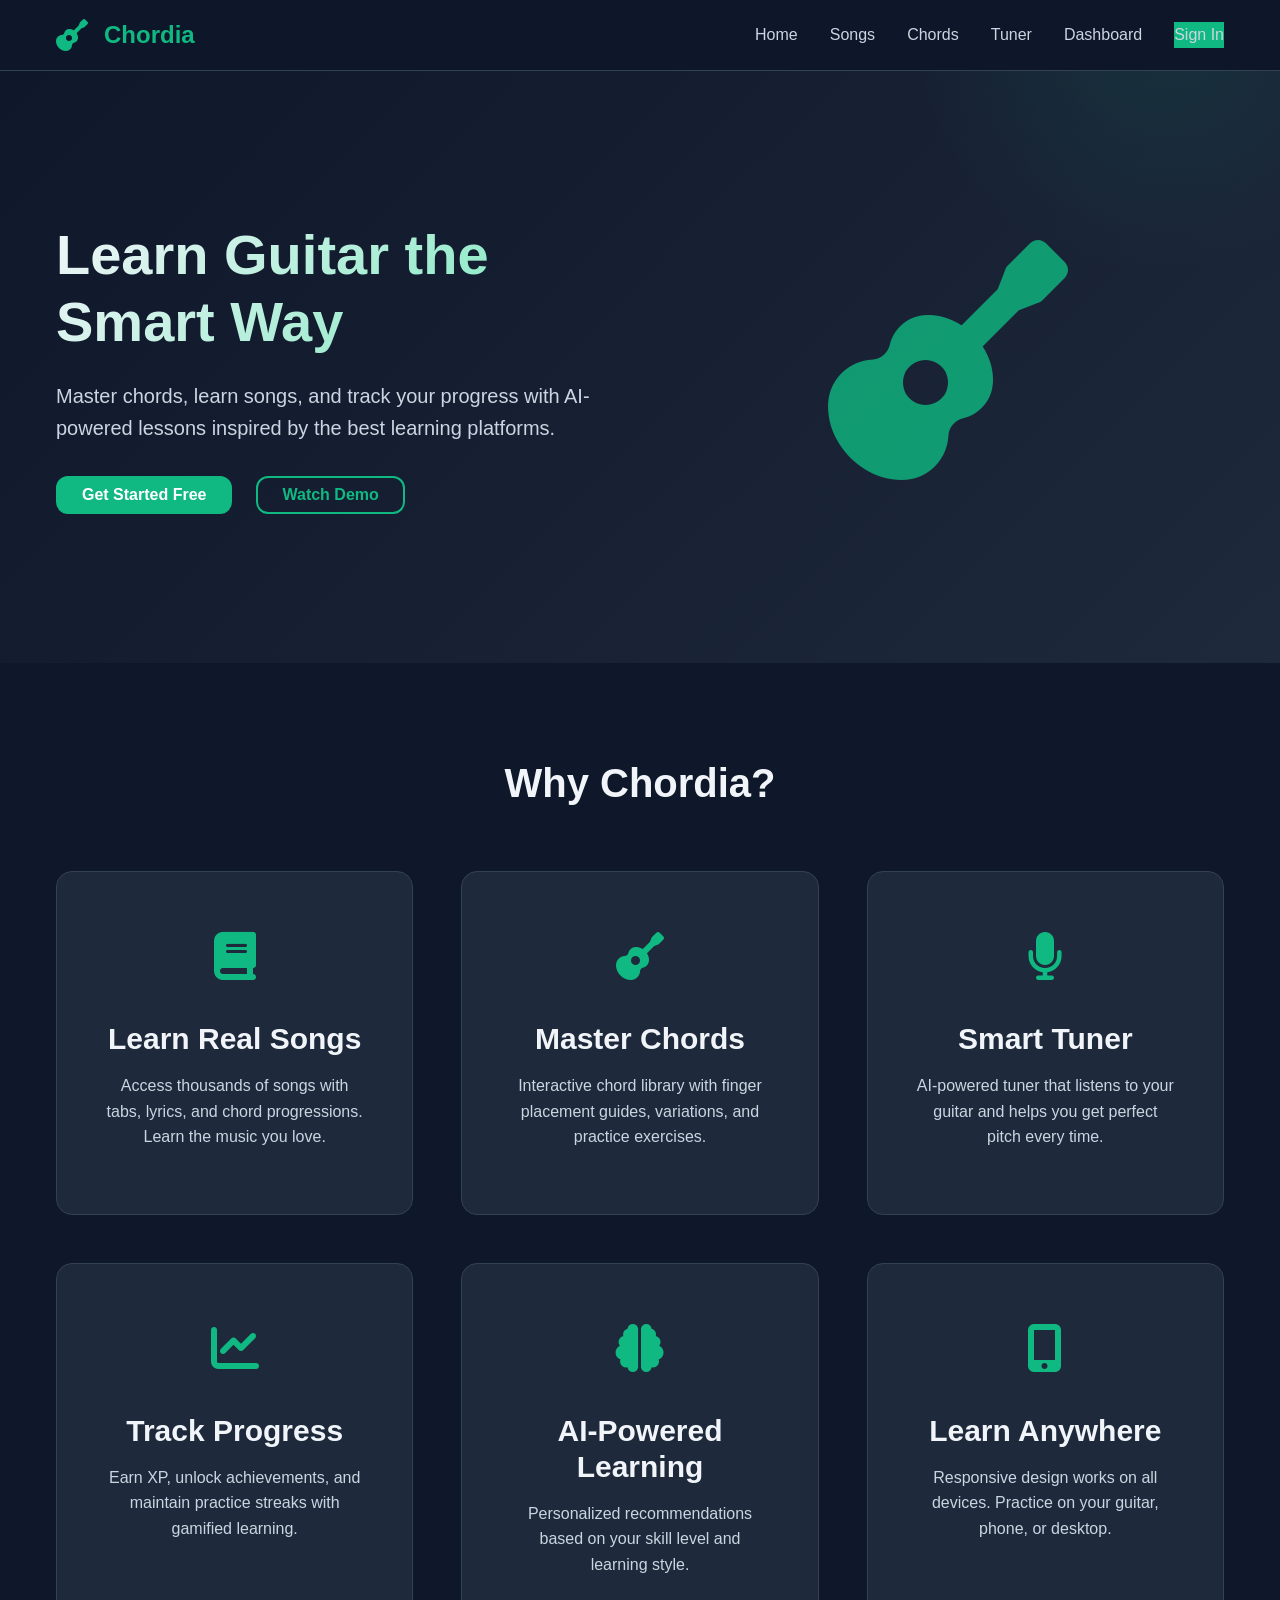
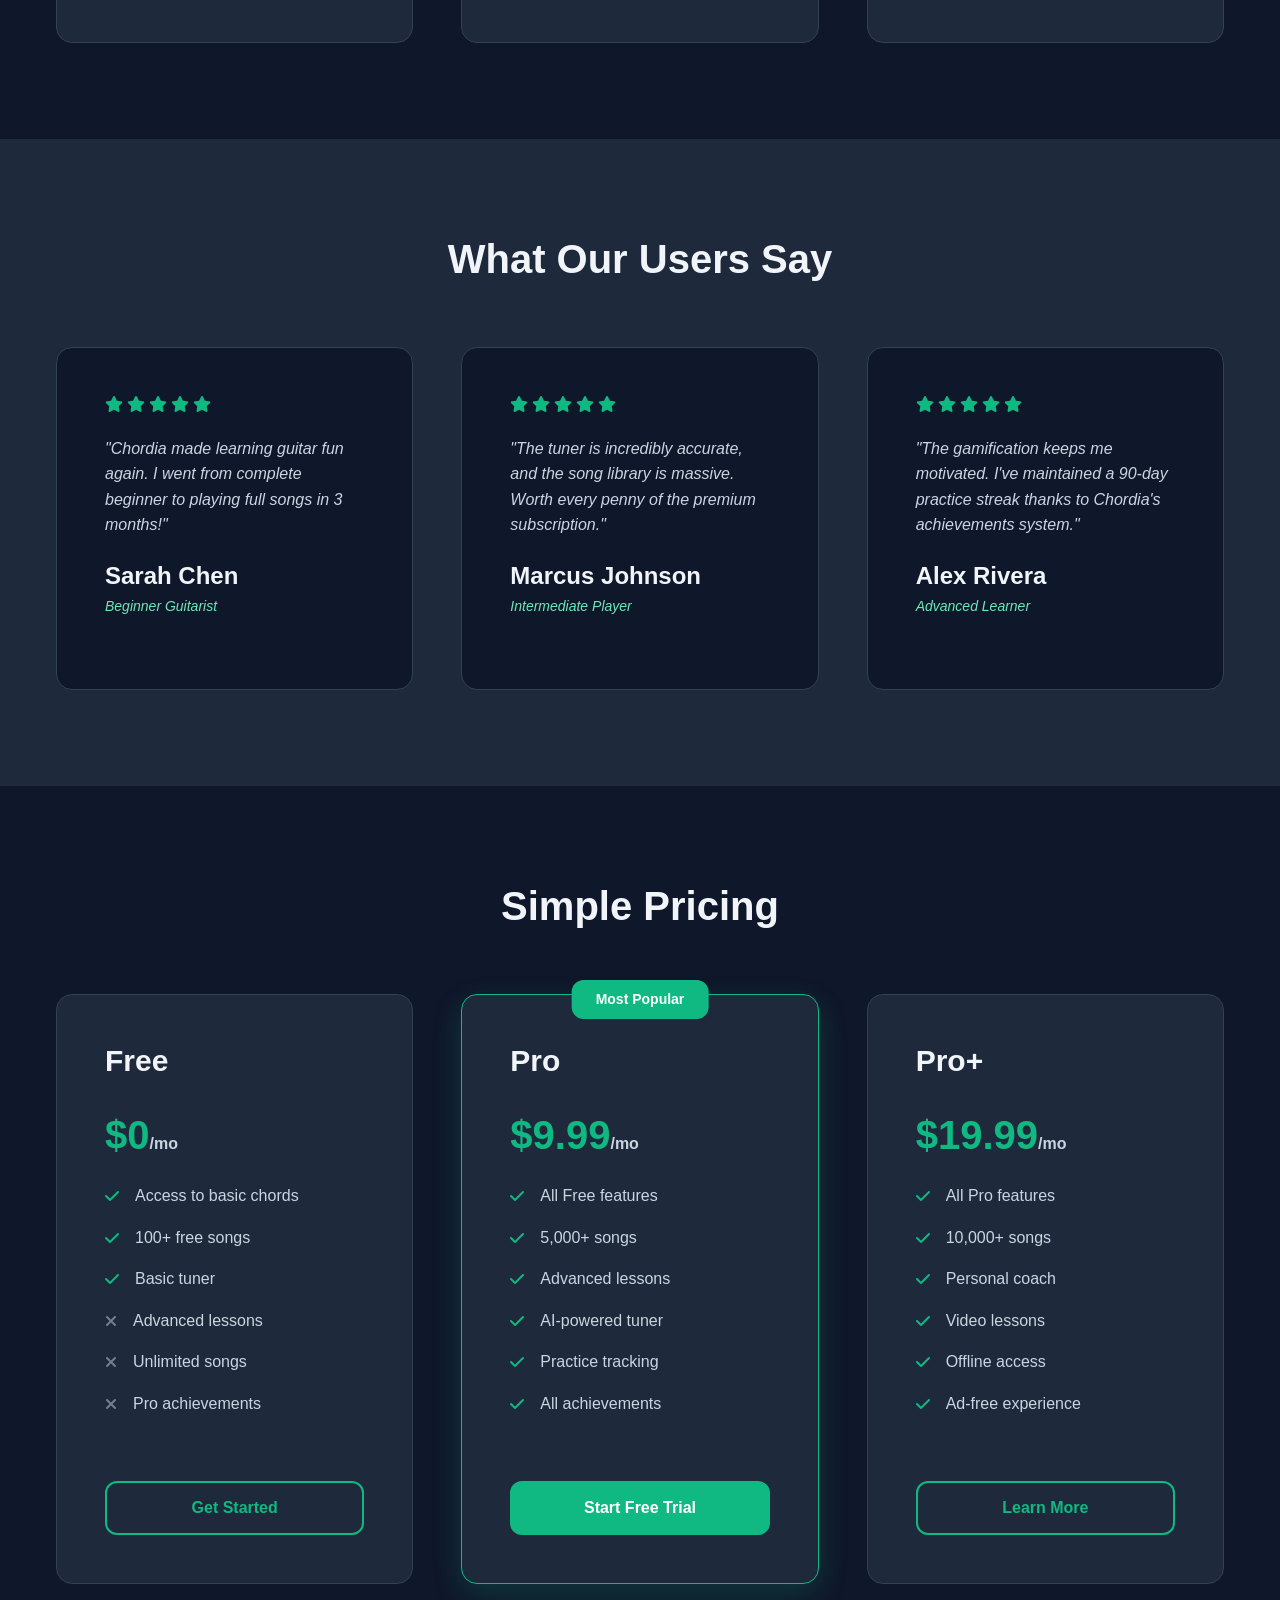
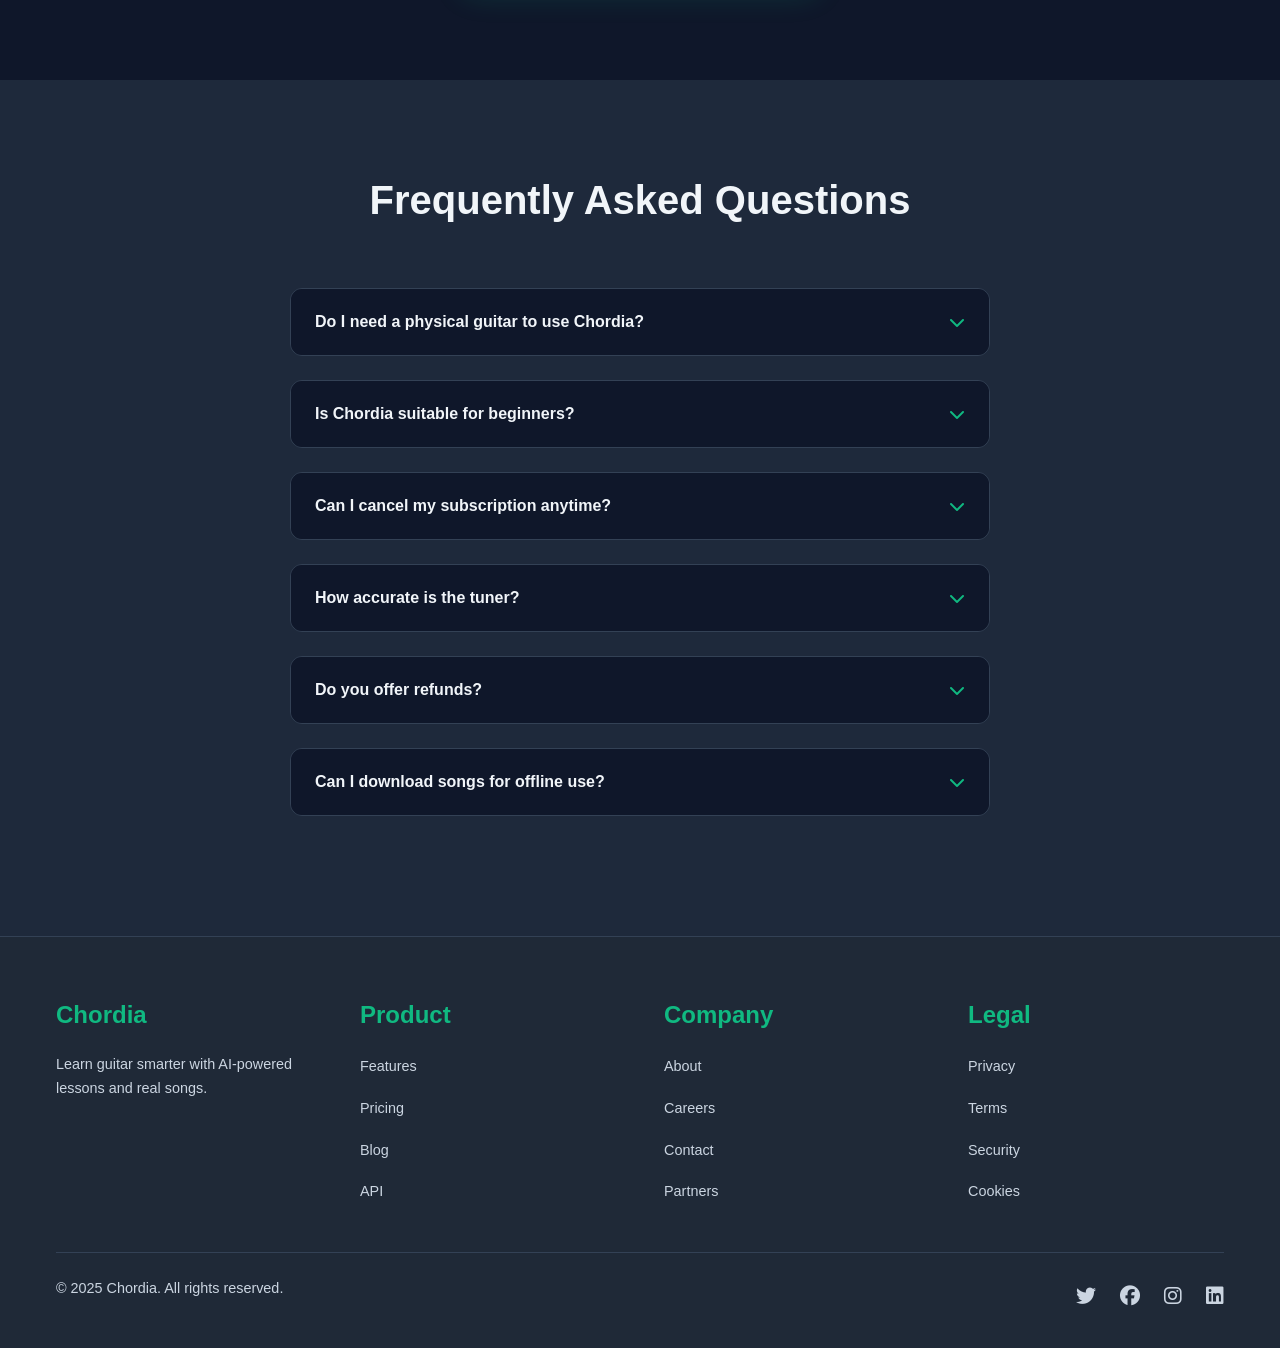
<file: index.html>
<!DOCTYPE html>
<html lang="en">
<head>
    <meta charset="UTF-8">
    <meta name="viewport" content="width=device-width, initial-scale=1.0">
    <title>Chordia - Learn Guitar Smarter</title>
    <link rel="stylesheet" href="styles/main.css">
    <link rel="stylesheet" href="styles/home.css">
    <link href="https://cdnjs.cloudflare.com/ajax/libs/font-awesome/6.4.0/css/all.min.css" rel="stylesheet">
</head>
<body>
    <!-- Navigation -->
    <nav class="navbar">
        <div class="container">
            <div class="nav-brand">
                <i class="fas fa-guitar"></i>
                <span>Chordia</span>
            </div>
            <div class="nav-menu">
                <a href="#home" class="nav-link">Home</a>
                <a href="pages/songs.html" class="nav-link">Songs</a>
                <a href="pages/chords.html" class="nav-link">Chords</a>
                <a href="pages/tuner.html" class="nav-link">Tuner</a>
                <a href="pages/dashboard.html" class="nav-link">Dashboard</a>
                <a href="pages/login.html" class="nav-link btn-primary">Sign In</a>
            </div>
            <div class="nav-toggle">
                <span></span>
                <span></span>
                <span></span>
            </div>
        </div>
    </nav>

    <!-- Hero Section -->
    <section class="hero" id="home">
        <div class="container">
            <div class="hero-content">
                <h1>Learn Guitar the Smart Way</h1>
                <p>Master chords, learn songs, and track your progress with AI-powered lessons inspired by the best learning platforms.</p>
                <div class="hero-buttons">
                    <button class="btn btn-primary" onclick="window.location.href='pages/login.html'">Get Started Free</button>
                    <button class="btn btn-secondary">Watch Demo</button>
                </div>
            </div>
            <div class="hero-image">
                <div class="hero-graphic">
                    <div class="guitar-silhouette">
                        <i class="fas fa-guitar"></i>
                    </div>
                </div>
            </div>
        </div>
    </section>

    <!-- Features Section -->
    <section class="features">
        <div class="container">
            <h2>Why Chordia?</h2>
            <div class="features-grid">
                <div class="feature-card">
                    <div class="feature-icon">
                        <i class="fas fa-book"></i>
                    </div>
                    <h3>Learn Real Songs</h3>
                    <p>Access thousands of songs with tabs, lyrics, and chord progressions. Learn the music you love.</p>
                </div>
                <div class="feature-card">
                    <div class="feature-icon">
                        <i class="fas fa-guitar"></i>
                    </div>
                    <h3>Master Chords</h3>
                    <p>Interactive chord library with finger placement guides, variations, and practice exercises.</p>
                </div>
                <div class="feature-card">
                    <div class="feature-icon">
                        <i class="fas fa-microphone"></i>
                    </div>
                    <h3>Smart Tuner</h3>
                    <p>AI-powered tuner that listens to your guitar and helps you get perfect pitch every time.</p>
                </div>
                <div class="feature-card">
                    <div class="feature-icon">
                        <i class="fas fa-chart-line"></i>
                    </div>
                    <h3>Track Progress</h3>
                    <p>Earn XP, unlock achievements, and maintain practice streaks with gamified learning.</p>
                </div>
                <div class="feature-card">
                    <div class="feature-icon">
                        <i class="fas fa-brain"></i>
                    </div>
                    <h3>AI-Powered Learning</h3>
                    <p>Personalized recommendations based on your skill level and learning style.</p>
                </div>
                <div class="feature-card">
                    <div class="feature-icon">
                        <i class="fas fa-mobile-alt"></i>
                    </div>
                    <h3>Learn Anywhere</h3>
                    <p>Responsive design works on all devices. Practice on your guitar, phone, or desktop.</p>
                </div>
            </div>
        </div>
    </section>

    <!-- Testimonials Section -->
    <section class="testimonials">
        <div class="container">
            <h2>What Our Users Say</h2>
            <div class="testimonials-grid">
                <div class="testimonial-card">
                    <div class="stars">
                        <i class="fas fa-star"></i>
                        <i class="fas fa-star"></i>
                        <i class="fas fa-star"></i>
                        <i class="fas fa-star"></i>
                        <i class="fas fa-star"></i>
                    </div>
                    <p>"Chordia made learning guitar fun again. I went from complete beginner to playing full songs in 3 months!"</p>
                    <div class="testimonial-author">
                        <h4>Sarah Chen</h4>
                        <p>Beginner Guitarist</p>
                    </div>
                </div>
                <div class="testimonial-card">
                    <div class="stars">
                        <i class="fas fa-star"></i>
                        <i class="fas fa-star"></i>
                        <i class="fas fa-star"></i>
                        <i class="fas fa-star"></i>
                        <i class="fas fa-star"></i>
                    </div>
                    <p>"The tuner is incredibly accurate, and the song library is massive. Worth every penny of the premium subscription."</p>
                    <div class="testimonial-author">
                        <h4>Marcus Johnson</h4>
                        <p>Intermediate Player</p>
                    </div>
                </div>
                <div class="testimonial-card">
                    <div class="stars">
                        <i class="fas fa-star"></i>
                        <i class="fas fa-star"></i>
                        <i class="fas fa-star"></i>
                        <i class="fas fa-star"></i>
                        <i class="fas fa-star"></i>
                    </div>
                    <p>"The gamification keeps me motivated. I've maintained a 90-day practice streak thanks to Chordia's achievements system."</p>
                    <div class="testimonial-author">
                        <h4>Alex Rivera</h4>
                        <p>Advanced Learner</p>
                    </div>
                </div>
            </div>
        </div>
    </section>

    <!-- Pricing Section -->
    <section class="pricing">
        <div class="container">
            <h2>Simple Pricing</h2>
            <div class="pricing-grid">
                <div class="pricing-card">
                    <h3>Free</h3>
                    <div class="price">$0<span>/mo</span></div>
                    <ul class="pricing-features">
                        <li><i class="fas fa-check"></i> Access to basic chords</li>
                        <li><i class="fas fa-check"></i> 100+ free songs</li>
                        <li><i class="fas fa-check"></i> Basic tuner</li>
                        <li><i class="fas fa-times"></i> Advanced lessons</li>
                        <li><i class="fas fa-times"></i> Unlimited songs</li>
                        <li><i class="fas fa-times"></i> Pro achievements</li>
                    </ul>
                    <button class="btn btn-secondary">Get Started</button>
                </div>
                <div class="pricing-card featured">
                    <div class="badge">Most Popular</div>
                    <h3>Pro</h3>
                    <div class="price">$9.99<span>/mo</span></div>
                    <ul class="pricing-features">
                        <li><i class="fas fa-check"></i> All Free features</li>
                        <li><i class="fas fa-check"></i> 5,000+ songs</li>
                        <li><i class="fas fa-check"></i> Advanced lessons</li>
                        <li><i class="fas fa-check"></i> AI-powered tuner</li>
                        <li><i class="fas fa-check"></i> Practice tracking</li>
                        <li><i class="fas fa-check"></i> All achievements</li>
                    </ul>
                    <button class="btn btn-primary">Start Free Trial</button>
                </div>
                <div class="pricing-card">
                    <h3>Pro+</h3>
                    <div class="price">$19.99<span>/mo</span></div>
                    <ul class="pricing-features">
                        <li><i class="fas fa-check"></i> All Pro features</li>
                        <li><i class="fas fa-check"></i> 10,000+ songs</li>
                        <li><i class="fas fa-check"></i> Personal coach</li>
                        <li><i class="fas fa-check"></i> Video lessons</li>
                        <li><i class="fas fa-check"></i> Offline access</li>
                        <li><i class="fas fa-check"></i> Ad-free experience</li>
                    </ul>
                    <button class="btn btn-secondary">Learn More</button>
                </div>
            </div>
        </div>
    </section>

    <!-- FAQ Section -->
    <section class="faq">
        <div class="container">
            <h2>Frequently Asked Questions</h2>
            <div class="faq-container">
                <div class="faq-item">
                    <button class="faq-question">
                        <span>Do I need a physical guitar to use Chordia?</span>
                        <i class="fas fa-chevron-down"></i>
                    </button>
                    <div class="faq-answer">
                        <p>While a physical guitar is ideal for learning, you can start with our theoretical lessons and chord library. Most features work best with a real guitar for practicing.</p>
                    </div>
                </div>
                <div class="faq-item">
                    <button class="faq-question">
                        <span>Is Chordia suitable for beginners?</span>
                        <i class="fas fa-chevron-down"></i>
                    </button>
                    <div class="faq-answer">
                        <p>Absolutely! Chordia is designed for all levels, starting from complete beginners. We have guided tutorials and progressive lessons to help you build foundational skills.</p>
                    </div>
                </div>
                <div class="faq-item">
                    <button class="faq-question">
                        <span>Can I cancel my subscription anytime?</span>
                        <i class="fas fa-chevron-down"></i>
                    </button>
                    <div class="faq-answer">
                        <p>Yes, you can cancel your subscription at any time with no questions asked. No contracts or hidden fees.</p>
                    </div>
                </div>
                <div class="faq-item">
                    <button class="faq-question">
                        <span>How accurate is the tuner?</span>
                        <i class="fas fa-chevron-down"></i>
                    </button>
                    <div class="faq-answer">
                        <p>Our AI-powered tuner is accurate to within ±1 cent, which is professional-grade accuracy. It also supports multiple tuning systems beyond standard tuning.</p>
                    </div>
                </div>
                <div class="faq-item">
                    <button class="faq-question">
                        <span>Do you offer refunds?</span>
                        <i class="fas fa-chevron-down"></i>
                    </button>
                    <div class="faq-answer">
                        <p>We offer a 30-day money-back guarantee for Pro and Pro+ subscriptions if you're not satisfied with the service.</p>
                    </div>
                </div>
                <div class="faq-item">
                    <button class="faq-question">
                        <span>Can I download songs for offline use?</span>
                        <i class="fas fa-chevron-down"></i>
                    </button>
                    <div class="faq-answer">
                        <p>Offline access is available with Pro+ subscriptions. Download up to 500 songs and access them without an internet connection.</p>
                    </div>
                </div>
            </div>
        </div>
    </section>

    <!-- Footer -->
    <footer class="footer">
        <div class="container">
            <div class="footer-grid">
                <div class="footer-col">
                    <h4>Chordia</h4>
                    <p>Learn guitar smarter with AI-powered lessons and real songs.</p>
                </div>
                <div class="footer-col">
                    <h4>Product</h4>
                    <ul>
                        <li><a href="#features">Features</a></li>
                        <li><a href="#pricing">Pricing</a></li>
                        <li><a href="#">Blog</a></li>
                        <li><a href="#">API</a></li>
                    </ul>
                </div>
                <div class="footer-col">
                    <h4>Company</h4>
                    <ul>
                        <li><a href="#">About</a></li>
                        <li><a href="#">Careers</a></li>
                        <li><a href="#">Contact</a></li>
                        <li><a href="#">Partners</a></li>
                    </ul>
                </div>
                <div class="footer-col">
                    <h4>Legal</h4>
                    <ul>
                        <li><a href="#">Privacy</a></li>
                        <li><a href="#">Terms</a></li>
                        <li><a href="#">Security</a></li>
                        <li><a href="#">Cookies</a></li>
                    </ul>
                </div>
            </div>
            <div class="footer-bottom">
                <p>&copy; 2025 Chordia. All rights reserved.</p>
                <div class="social-links">
                    <a href="#"><i class="fab fa-twitter"></i></a>
                    <a href="#"><i class="fab fa-facebook"></i></a>
                    <a href="#"><i class="fab fa-instagram"></i></a>
                    <a href="#"><i class="fab fa-linkedin"></i></a>
                </div>
            </div>
        </div>
    </footer>

    <script src="js/main.js"></script>
    <script src="js/home.js"></script>
</body>
</html>
</file>
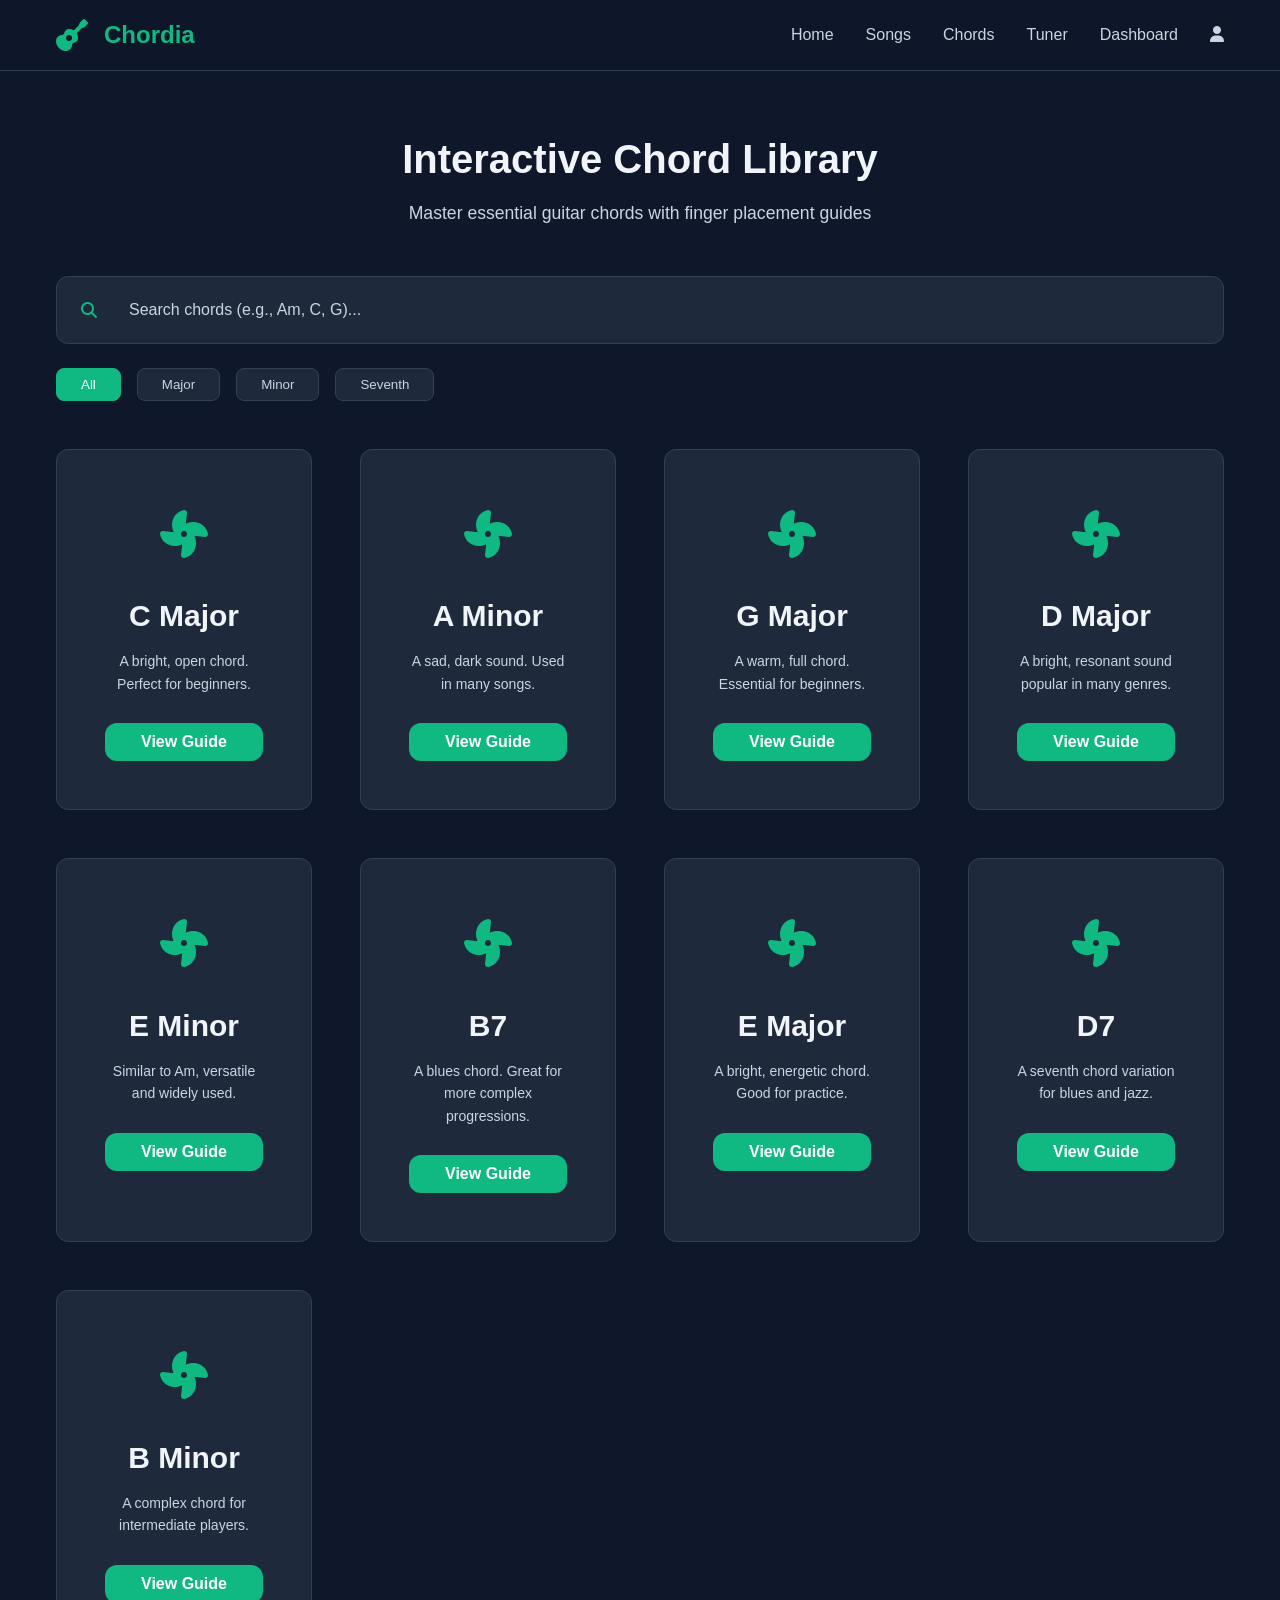
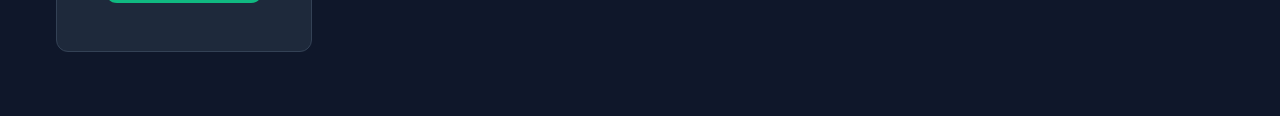
<file: pages/chords.html>
<!DOCTYPE html>
<html lang="en">
<head>
    <meta charset="UTF-8">
    <meta name="viewport" content="width=device-width, initial-scale=1.0">
    <title>Learn Chords - Chordia</title>
    <link rel="stylesheet" href="../styles/main.css">
    <link rel="stylesheet" href="../styles/content.css">
    <link href="https://cdnjs.cloudflare.com/ajax/libs/font-awesome/6.4.0/css/all.min.css" rel="stylesheet">
</head>
<body>
    <!-- Navigation -->
    <nav class="navbar">
        <div class="container">
            <div class="nav-brand">
                <i class="fas fa-guitar"></i>
                <span>Chordia</span>
            </div>
            <div class="nav-menu">
                <a href="../index.html" class="nav-link">Home</a>
                <a href="songs.html" class="nav-link">Songs</a>
                <a href="chords.html" class="nav-link active">Chords</a>
                <a href="tuner.html" class="nav-link">Tuner</a>
                <a href="dashboard.html" class="nav-link">Dashboard</a>
                <a href="profile.html" class="nav-link"><i class="fas fa-user"></i></a>
            </div>
        </div>
    </nav>

    <!-- Chords Section -->
    <section class="content-section">
        <div class="container">
            <div class="content-header">
                <h1>Interactive Chord Library</h1>
                <p>Master essential guitar chords with finger placement guides</p>
            </div>

            <!-- Search & Filter -->
            <div class="search-filter">
                <div class="search-box">
                    <i class="fas fa-search"></i>
                    <input type="text" id="searchChords" placeholder="Search chords (e.g., Am, C, G)...">
                </div>
                <div class="filter-buttons">
                    <button class="filter-btn active" data-filter="all">All</button>
                    <button class="filter-btn" data-filter="major">Major</button>
                    <button class="filter-btn" data-filter="minor">Minor</button>
                    <button class="filter-btn" data-filter="seventh">Seventh</button>
                </div>
            </div>

            <!-- Chords Grid -->
            <div class="content-grid">
                <!-- Chord Card 1 -->
                <div class="chord-card" data-type="major">
                    <div class="chord-diagram">
                        <i class="fas fa-fan"></i>
                    </div>
                    <h3>C Major</h3>
                    <p>A bright, open chord. Perfect for beginners.</p>
                    <button class="btn btn-primary" style="width: 100%; margin-top: 12px;">View Guide</button>
                </div>

                <!-- Chord Card 2 -->
                <div class="chord-card" data-type="minor">
                    <div class="chord-diagram">
                        <i class="fas fa-fan"></i>
                    </div>
                    <h3>A Minor</h3>
                    <p>A sad, dark sound. Used in many songs.</p>
                    <button class="btn btn-primary" style="width: 100%; margin-top: 12px;">View Guide</button>
                </div>

                <!-- Chord Card 3 -->
                <div class="chord-card" data-type="major">
                    <div class="chord-diagram">
                        <i class="fas fa-fan"></i>
                    </div>
                    <h3>G Major</h3>
                    <p>A warm, full chord. Essential for beginners.</p>
                    <button class="btn btn-primary" style="width: 100%; margin-top: 12px;">View Guide</button>
                </div>

                <!-- Chord Card 4 -->
                <div class="chord-card" data-type="major">
                    <div class="chord-diagram">
                        <i class="fas fa-fan"></i>
                    </div>
                    <h3>D Major</h3>
                    <p>A bright, resonant sound popular in many genres.</p>
                    <button class="btn btn-primary" style="width: 100%; margin-top: 12px;">View Guide</button>
                </div>

                <!-- Chord Card 5 -->
                <div class="chord-card" data-type="minor">
                    <div class="chord-diagram">
                        <i class="fas fa-fan"></i>
                    </div>
                    <h3>E Minor</h3>
                    <p>Similar to Am, versatile and widely used.</p>
                    <button class="btn btn-primary" style="width: 100%; margin-top: 12px;">View Guide</button>
                </div>

                <!-- Chord Card 6 -->
                <div class="chord-card" data-type="seventh">
                    <div class="chord-diagram">
                        <i class="fas fa-fan"></i>
                    </div>
                    <h3>B7</h3>
                    <p>A blues chord. Great for more complex progressions.</p>
                    <button class="btn btn-primary" style="width: 100%; margin-top: 12px;">View Guide</button>
                </div>

                <!-- Chord Card 7 -->
                <div class="chord-card" data-type="major">
                    <div class="chord-diagram">
                        <i class="fas fa-fan"></i>
                    </div>
                    <h3>E Major</h3>
                    <p>A bright, energetic chord. Good for practice.</p>
                    <button class="btn btn-primary" style="width: 100%; margin-top: 12px;">View Guide</button>
                </div>

                <!-- Chord Card 8 -->
                <div class="chord-card" data-type="seventh">
                    <div class="chord-diagram">
                        <i class="fas fa-fan"></i>
                    </div>
                    <h3>D7</h3>
                    <p>A seventh chord variation for blues and jazz.</p>
                    <button class="btn btn-primary" style="width: 100%; margin-top: 12px;">View Guide</button>
                </div>

                <!-- Chord Card 9 -->
                <div class="chord-card" data-type="minor">
                    <div class="chord-diagram">
                        <i class="fas fa-fan"></i>
                    </div>
                    <h3>B Minor</h3>
                    <p>A complex chord for intermediate players.</p>
                    <button class="btn btn-primary" style="width: 100%; margin-top: 12px;">View Guide</button>
                </div>
            </div>
        </div>
    </section>

    <script src="../js/main.js"></script>
    <script src="../js/content.js"></script>
</body>
</html>
</file>
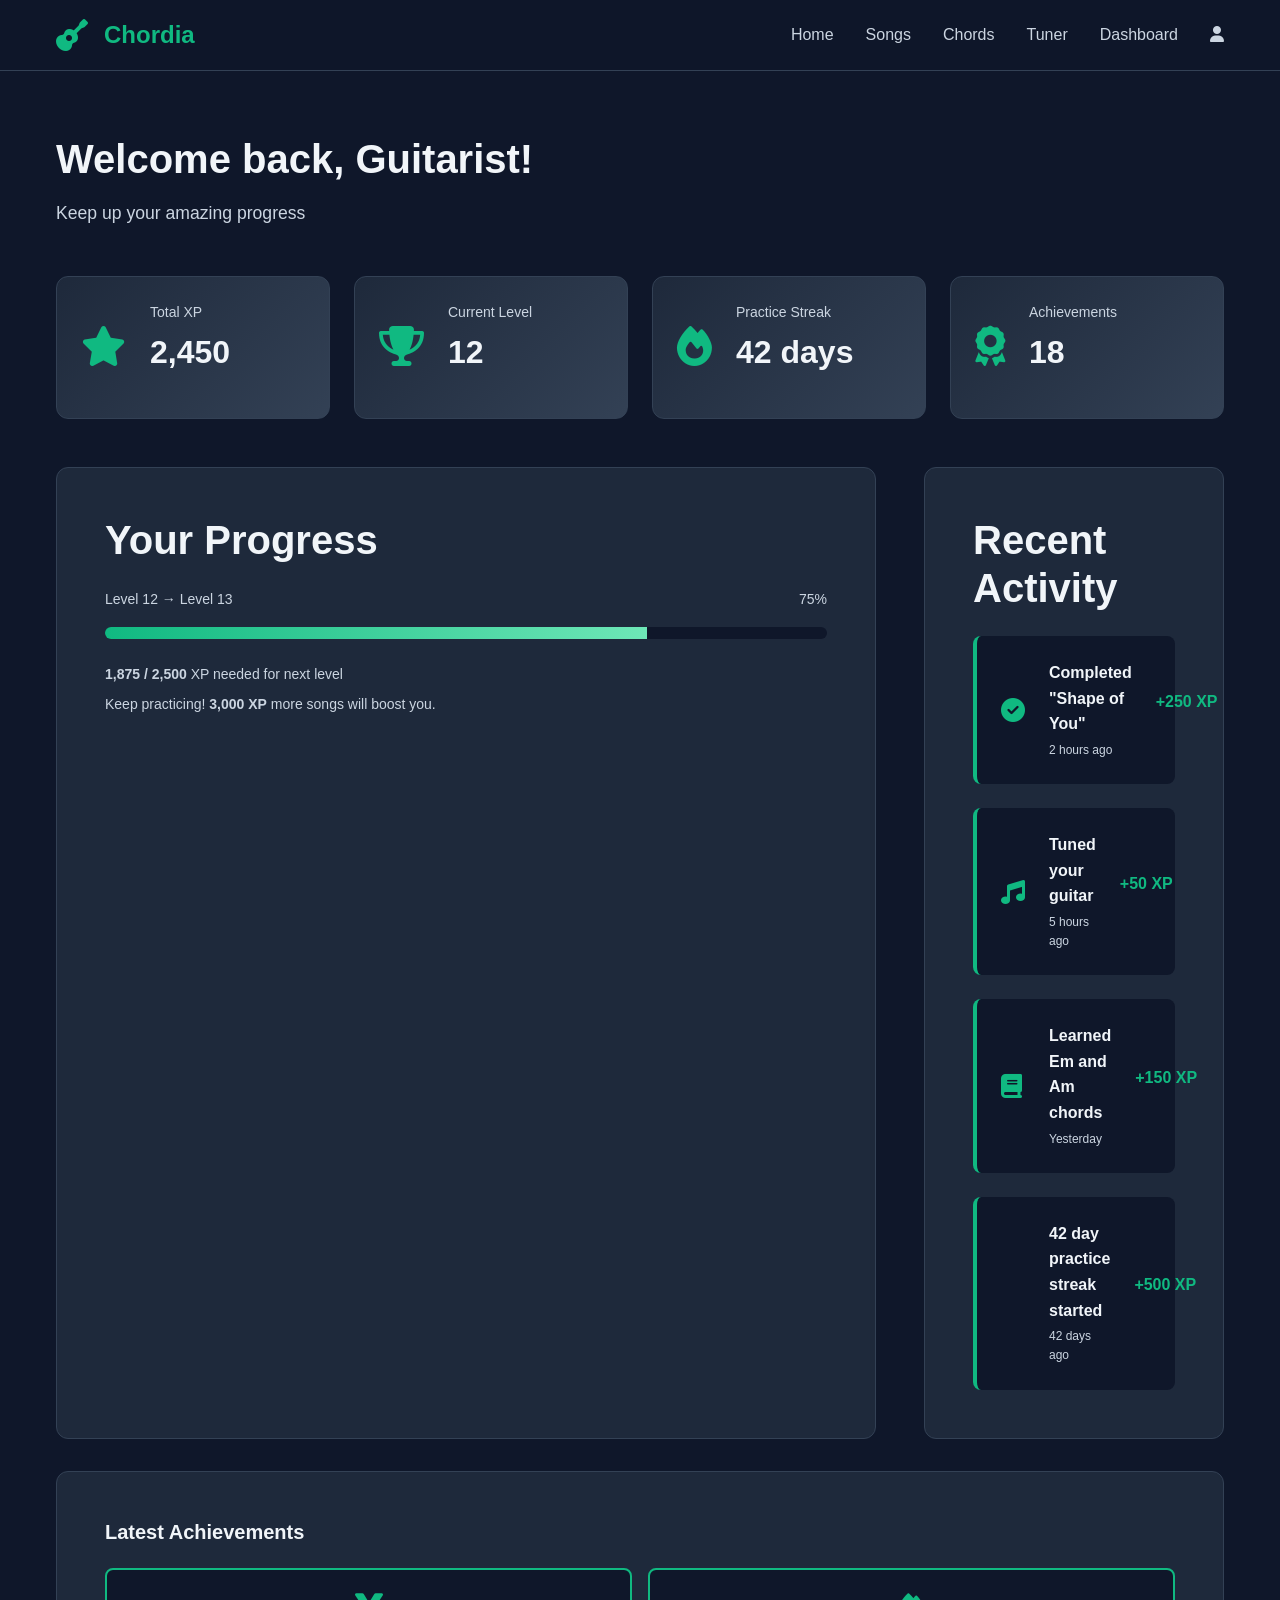
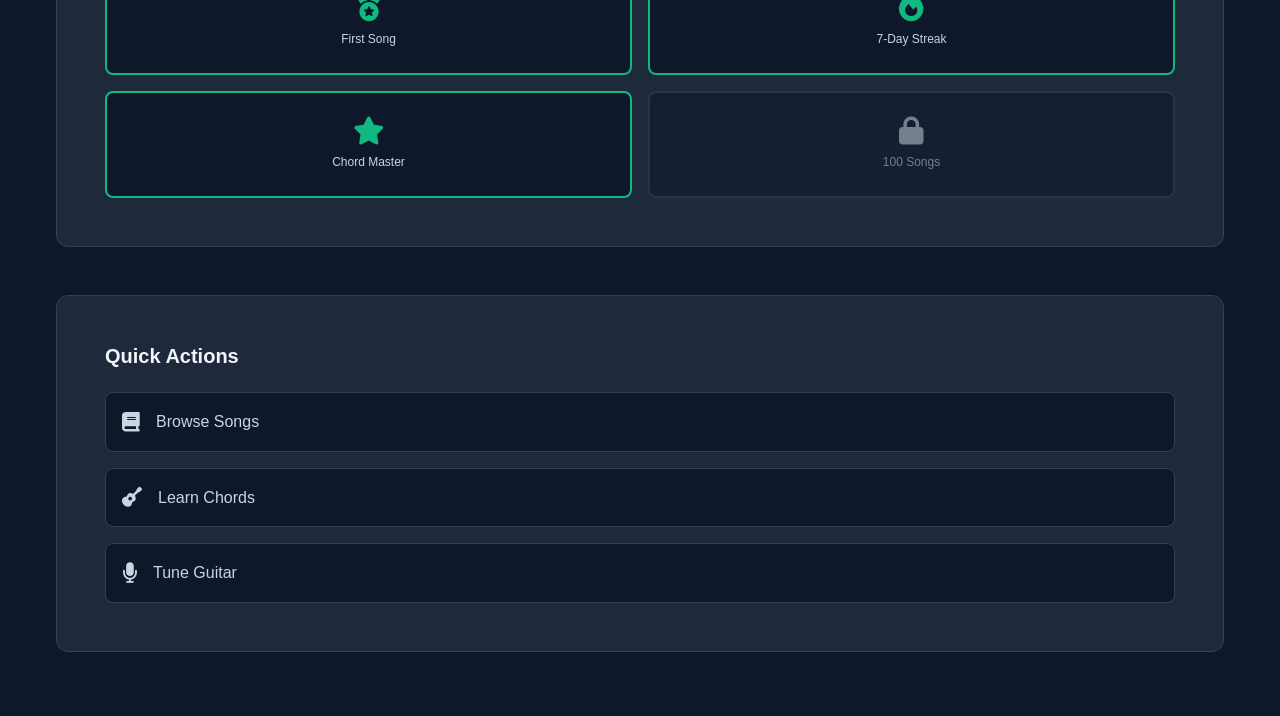
<file: pages/dashboard.html>
<!DOCTYPE html>
<html lang="en">
<head>
    <meta charset="UTF-8">
    <meta name="viewport" content="width=device-width, initial-scale=1.0">
    <title>Dashboard - Chordia</title>
    <link rel="stylesheet" href="../styles/main.css">
    <link rel="stylesheet" href="../styles/dashboard.css">
    <link href="https://cdnjs.cloudflare.com/ajax/libs/font-awesome/6.4.0/css/all.min.css" rel="stylesheet">
</head>
<body>
    <!-- Navigation -->
    <nav class="navbar">
        <div class="container">
            <div class="nav-brand">
                <i class="fas fa-guitar"></i>
                <span>Chordia</span>
            </div>
            <div class="nav-menu">
                <a href="../index.html" class="nav-link">Home</a>
                <a href="songs.html" class="nav-link">Songs</a>
                <a href="chords.html" class="nav-link">Chords</a>
                <a href="tuner.html" class="nav-link">Tuner</a>
                <a href="dashboard.html" class="nav-link active">Dashboard</a>
                <a href="profile.html" class="nav-link"><i class="fas fa-user"></i></a>
            </div>
        </div>
    </nav>

    <!-- Dashboard -->
    <section class="dashboard">
        <div class="container">
            <div class="dashboard-header">
                <h1>Welcome back, Guitarist!</h1>
                <p>Keep up your amazing progress</p>
            </div>

            <!-- Stats Grid -->
            <div class="stats-grid">
                <div class="stat-card">
                    <div class="stat-icon">
                        <i class="fas fa-star"></i>
                    </div>
                    <div class="stat-content">
                        <p class="stat-label">Total XP</p>
                        <p class="stat-value">2,450</p>
                    </div>
                </div>

                <div class="stat-card">
                    <div class="stat-icon">
                        <i class="fas fa-trophy"></i>
                    </div>
                    <div class="stat-content">
                        <p class="stat-label">Current Level</p>
                        <p class="stat-value">12</p>
                    </div>
                </div>

                <div class="stat-card">
                    <div class="stat-icon">
                        <i class="fas fa-fire"></i>
                    </div>
                    <div class="stat-content">
                        <p class="stat-label">Practice Streak</p>
                        <p class="stat-value">42 days</p>
                    </div>
                </div>

                <div class="stat-card">
                    <div class="stat-icon">
                        <i class="fas fa-award"></i>
                    </div>
                    <div class="stat-content">
                        <p class="stat-label">Achievements</p>
                        <p class="stat-value">18</p>
                    </div>
                </div>
            </div>

            <!-- Main Content -->
            <div class="dashboard-main">
                <!-- Progress Section -->
                <div class="dashboard-card">
                    <h2>Your Progress</h2>
                    <div class="progress-section">
                        <div class="progress-item">
                            <div class="progress-header">
                                <span>Level 12 → Level 13</span>
                                <span>75%</span>
                            </div>
                            <div class="progress-bar">
                                <div class="progress-fill" style="width: 75%"></div>
                            </div>
                        </div>
                        <div class="progress-stats">
                            <p><strong>1,875 / 2,500</strong> XP needed for next level</p>
                            <p>Keep practicing! <strong>3,000 XP</strong> more songs will boost you.</p>
                        </div>
                    </div>
                </div>

                <!-- Recent Activity -->
                <div class="dashboard-card">
                    <h2>Recent Activity</h2>
                    <div class="activity-list">
                        <div class="activity-item">
                            <i class="fas fa-check-circle"></i>
                            <div class="activity-content">
                                <p class="activity-title">Completed "Shape of You"</p>
                                <p class="activity-time">2 hours ago</p>
                            </div>
                            <p class="activity-xp">+250 XP</p>
                        </div>
                        <div class="activity-item">
                            <i class="fas fa-music"></i>
                            <div class="activity-content">
                                <p class="activity-title">Tuned your guitar</p>
                                <p class="activity-time">5 hours ago</p>
                            </div>
                            <p class="activity-xp">+50 XP</p>
                        </div>
                        <div class="activity-item">
                            <i class="fas fa-book"></i>
                            <div class="activity-content">
                                <p class="activity-title">Learned Em and Am chords</p>
                                <p class="activity-time">Yesterday</p>
                            </div>
                            <p class="activity-xp">+150 XP</p>
                        </div>
                        <div class="activity-item">
                            <i class="fas fa-flame"></i>
                            <div class="activity-content">
                                <p class="activity-title">42 day practice streak started</p>
                                <p class="activity-time">42 days ago</p>
                            </div>
                            <p class="activity-xp">+500 XP</p>
                        </div>
                    </div>
                </div>
            </div>

            <!-- Sidebar -->
            <div class="dashboard-sidebar">
                <!-- Achievements -->
                <div class="dashboard-card">
                    <h3>Latest Achievements</h3>
                    <div class="achievements-list">
                        <div class="achievement">
                            <i class="fas fa-medal"></i>
                            <p>First Song</p>
                        </div>
                        <div class="achievement">
                            <i class="fas fa-fire"></i>
                            <p>7-Day Streak</p>
                        </div>
                        <div class="achievement">
                            <i class="fas fa-star"></i>
                            <p>Chord Master</p>
                        </div>
                        <div class="achievement locked">
                            <i class="fas fa-lock"></i>
                            <p>100 Songs</p>
                        </div>
                    </div>
                </div>

                <!-- Quick Links -->
                <div class="dashboard-card">
                    <h3>Quick Actions</h3>
                    <div class="quick-links">
                        <a href="songs.html" class="quick-link">
                            <i class="fas fa-book"></i>
                            <span>Browse Songs</span>
                        </a>
                        <a href="chords.html" class="quick-link">
                            <i class="fas fa-guitar"></i>
                            <span>Learn Chords</span>
                        </a>
                        <a href="tuner.html" class="quick-link">
                            <i class="fas fa-microphone"></i>
                            <span>Tune Guitar</span>
                        </a>
                    </div>
                </div>
            </div>
        </div>
    </section>

    <script src="../js/main.js"></script>
    <script src="../js/dashboard.js"></script>
</body>
</html>
</file>
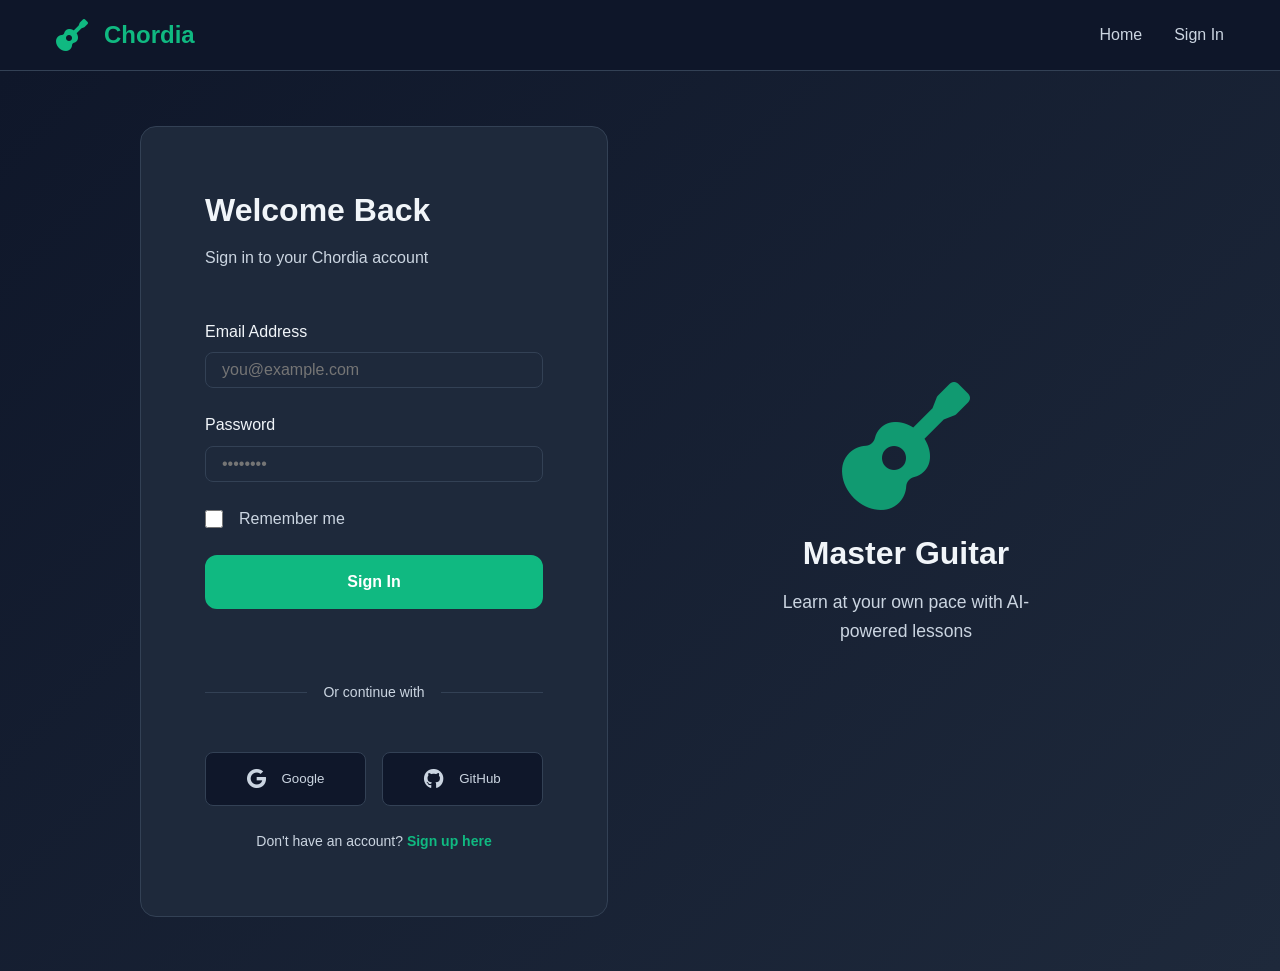
<file: pages/login.html>
<!DOCTYPE html>
<html lang="en">
<head>
    <meta charset="UTF-8">
    <meta name="viewport" content="width=device-width, initial-scale=1.0">
    <title>Login - Chordia</title>
    <link rel="stylesheet" href="../styles/main.css">
    <link rel="stylesheet" href="../styles/auth.css">
    <link href="https://cdnjs.cloudflare.com/ajax/libs/font-awesome/6.4.0/css/all.min.css" rel="stylesheet">
</head>
<body>
    <!-- Navigation -->
    <nav class="navbar">
        <div class="container">
            <div class="nav-brand">
                <i class="fas fa-guitar"></i>
                <span>Chordia</span>
            </div>
            <div class="nav-menu">
                <a href="../index.html" class="nav-link">Home</a>
                <a href="login.html" class="nav-link">Sign In</a>
            </div>
        </div>
    </nav>

    <!-- Auth Container -->
    <section class="auth-section">
        <div class="auth-container">
            <div class="auth-form-wrapper">
                <div class="auth-header">
                    <h1>Welcome Back</h1>
                    <p>Sign in to your Chordia account</p>
                </div>

                <form class="auth-form" id="loginForm">
                    <div class="form-group">
                        <label for="email">Email Address</label>
                        <input type="email" id="email" name="email" placeholder="you@example.com" required>
                    </div>

                    <div class="form-group">
                        <label for="password">Password</label>
                        <input type="password" id="password" name="password" placeholder="••••••••" required>
                    </div>

                    <div class="form-check">
                        <input type="checkbox" id="remember" name="remember">
                        <label for="remember">Remember me</label>
                    </div>

                    <button type="submit" class="btn btn-primary">Sign In</button>
                </form>

                <div class="auth-divider">
                    <span>Or continue with</span>
                </div>

                <div class="social-login">
                    <button class="social-btn google">
                        <i class="fab fa-google"></i>
                        Google
                    </button>
                    <button class="social-btn github">
                        <i class="fab fa-github"></i>
                        GitHub
                    </button>
                </div>

                <p class="auth-footer">
                    Don't have an account? <a href="signup.html">Sign up here</a>
                </p>
            </div>

            <div class="auth-image">
                <div class="auth-graphic">
                    <i class="fas fa-guitar"></i>
                    <h2>Master Guitar</h2>
                    <p>Learn at your own pace with AI-powered lessons</p>
                </div>
            </div>
        </div>
    </section>

    <script src="../js/main.js"></script>
    <script src="../js/auth.js"></script>
</body>
</html>
</file>
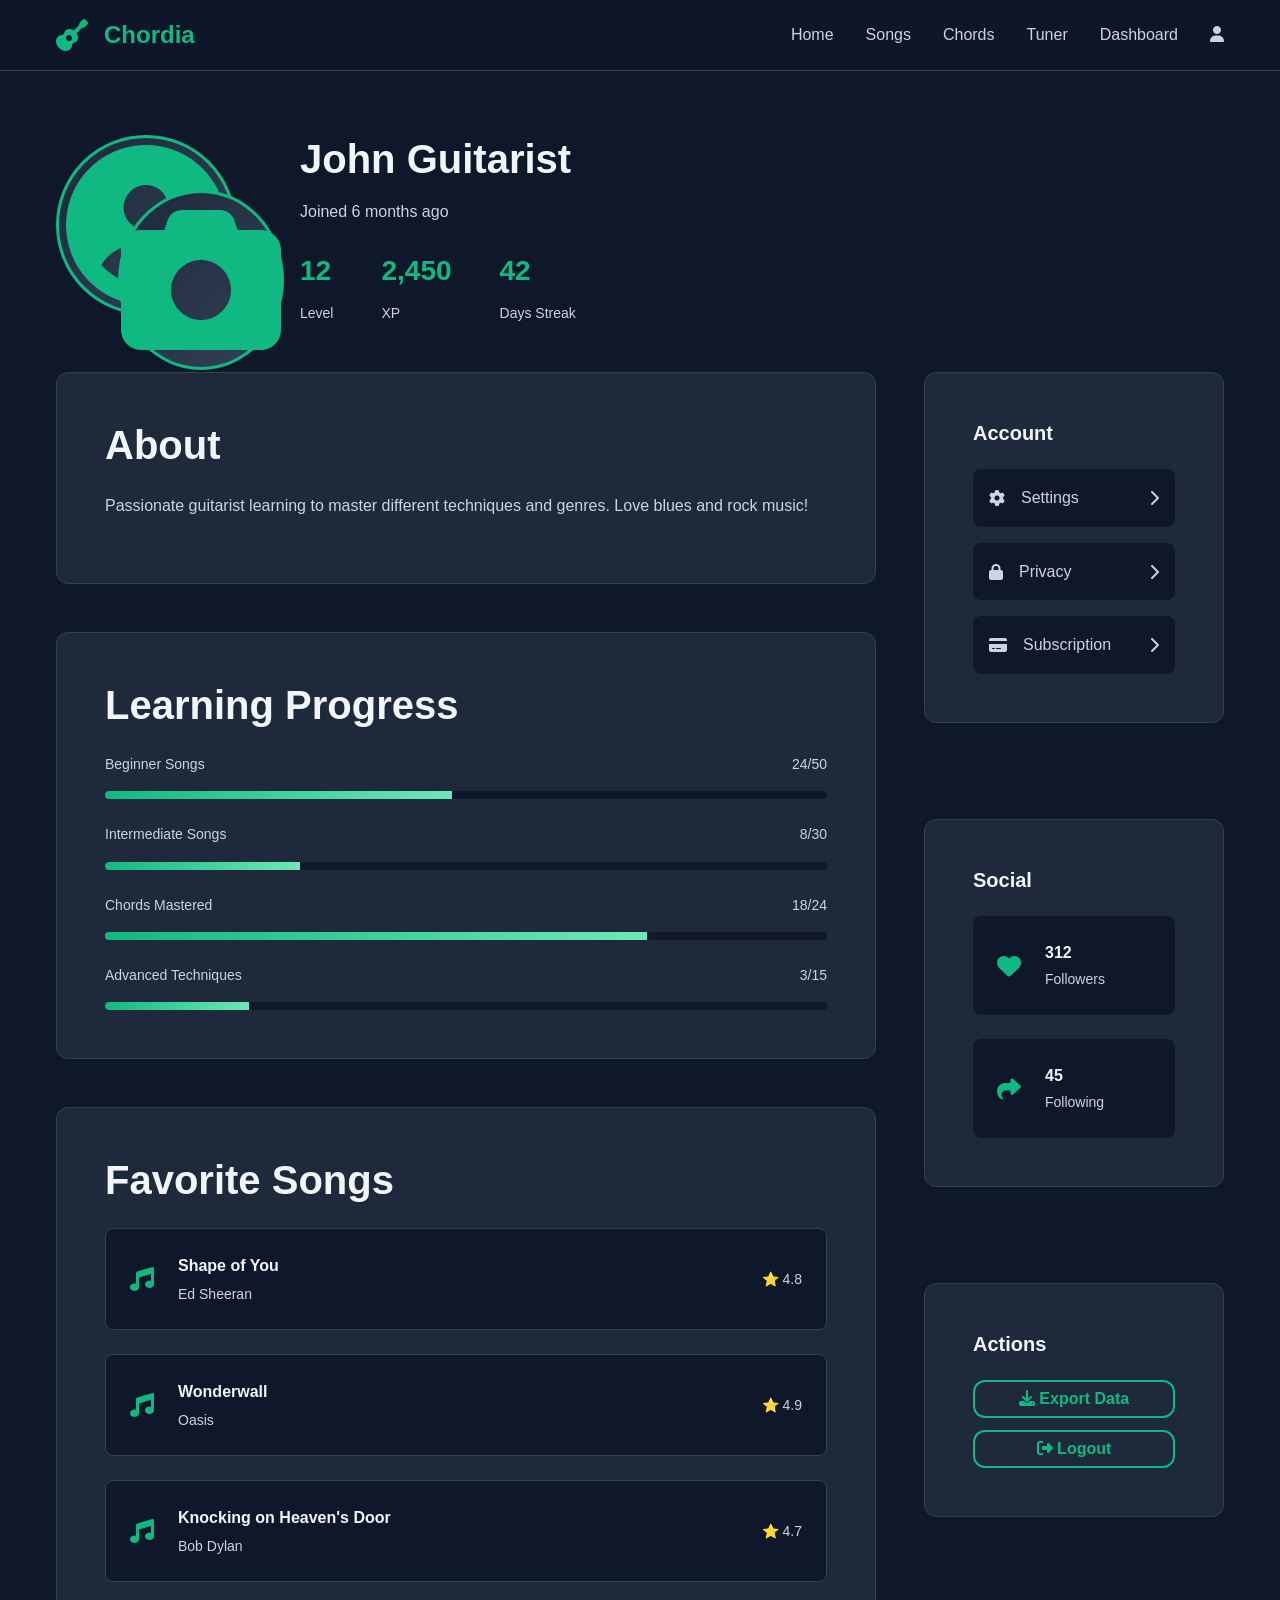
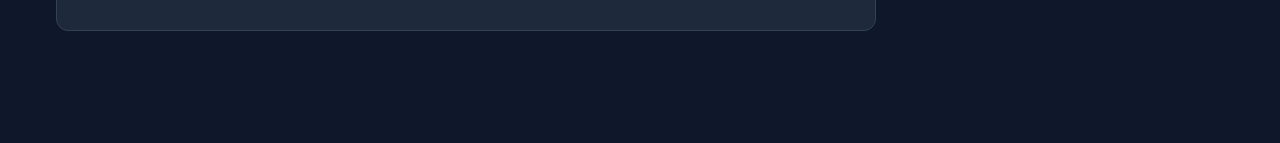
<file: pages/profile.html>
<!DOCTYPE html>
<html lang="en">
<head>
    <meta charset="UTF-8">
    <meta name="viewport" content="width=device-width, initial-scale=1.0">
    <title>Profile - Chordia</title>
    <link rel="stylesheet" href="../styles/main.css">
    <link rel="stylesheet" href="../styles/profile.css">
    <link href="https://cdnjs.cloudflare.com/ajax/libs/font-awesome/6.4.0/css/all.min.css" rel="stylesheet">
</head>
<body>
    <!-- Navigation -->
    <nav class="navbar">
        <div class="container">
            <div class="nav-brand">
                <i class="fas fa-guitar"></i>
                <span>Chordia</span>
            </div>
            <div class="nav-menu">
                <a href="../index.html" class="nav-link">Home</a>
                <a href="songs.html" class="nav-link">Songs</a>
                <a href="chords.html" class="nav-link">Chords</a>
                <a href="tuner.html" class="nav-link">Tuner</a>
                <a href="dashboard.html" class="nav-link">Dashboard</a>
                <a href="profile.html" class="nav-link active"><i class="fas fa-user"></i></a>
            </div>
        </div>
    </nav>

    <!-- Profile Section -->
    <section class="profile-section">
        <div class="container">
            <!-- Profile Header -->
            <div class="profile-header">
                <div class="profile-avatar">
                    <i class="fas fa-user-circle"></i>
                    <button class="avatar-edit">
                        <i class="fas fa-camera"></i>
                    </button>
                </div>
                <div class="profile-info">
                    <h1>John Guitarist</h1>
                    <p>Joined 6 months ago</p>
                    <div class="profile-stats">
                        <div class="profile-stat">
                            <strong>12</strong>
                            <span>Level</span>
                        </div>
                        <div class="profile-stat">
                            <strong>2,450</strong>
                            <span>XP</span>
                        </div>
                        <div class="profile-stat">
                            <strong>42</strong>
                            <span>Days Streak</span>
                        </div>
                    </div>
                </div>
            </div>

            <!-- Profile Content -->
            <div class="profile-content">
                <!-- Main Section -->
                <div class="profile-main">
                    <!-- About -->
                    <div class="profile-card">
                        <h2>About</h2>
                        <p>Passionate guitarist learning to master different techniques and genres. Love blues and rock music!</p>
                    </div>

                    <!-- Learning Progress -->
                    <div class="profile-card">
                        <h2>Learning Progress</h2>
                        <div class="progress-list">
                            <div class="progress-item">
                                <div class="progress-label">
                                    <span>Beginner Songs</span>
                                    <span>24/50</span>
                                </div>
                                <div class="progress-bar">
                                    <div class="progress-fill" style="width: 48%"></div>
                                </div>
                            </div>
                            <div class="progress-item">
                                <div class="progress-label">
                                    <span>Intermediate Songs</span>
                                    <span>8/30</span>
                                </div>
                                <div class="progress-bar">
                                    <div class="progress-fill" style="width: 27%"></div>
                                </div>
                            </div>
                            <div class="progress-item">
                                <div class="progress-label">
                                    <span>Chords Mastered</span>
                                    <span>18/24</span>
                                </div>
                                <div class="progress-bar">
                                    <div class="progress-fill" style="width: 75%"></div>
                                </div>
                            </div>
                            <div class="progress-item">
                                <div class="progress-label">
                                    <span>Advanced Techniques</span>
                                    <span>3/15</span>
                                </div>
                                <div class="progress-bar">
                                    <div class="progress-fill" style="width: 20%"></div>
                                </div>
                            </div>
                        </div>
                    </div>

                    <!-- Favorite Songs -->
                    <div class="profile-card">
                        <h2>Favorite Songs</h2>
                        <div class="favorite-songs">
                            <div class="song-item">
                                <i class="fas fa-music"></i>
                                <div class="song-details">
                                    <strong>Shape of You</strong>
                                    <span>Ed Sheeran</span>
                                </div>
                                <span class="song-rating">⭐ 4.8</span>
                            </div>
                            <div class="song-item">
                                <i class="fas fa-music"></i>
                                <div class="song-details">
                                    <strong>Wonderwall</strong>
                                    <span>Oasis</span>
                                </div>
                                <span class="song-rating">⭐ 4.9</span>
                            </div>
                            <div class="song-item">
                                <i class="fas fa-music"></i>
                                <div class="song-details">
                                    <strong>Knocking on Heaven's Door</strong>
                                    <span>Bob Dylan</span>
                                </div>
                                <span class="song-rating">⭐ 4.7</span>
                            </div>
                        </div>
                    </div>
                </div>

                <!-- Sidebar -->
                <div class="profile-sidebar">
                    <!-- Account Settings -->
                    <div class="profile-card">
                        <h3>Account</h3>
                        <div class="profile-links">
                            <a href="settings.html" class="profile-link">
                                <i class="fas fa-cog"></i>
                                <span>Settings</span>
                                <i class="fas fa-chevron-right"></i>
                            </a>
                            <a href="#" class="profile-link">
                                <i class="fas fa-lock"></i>
                                <span>Privacy</span>
                                <i class="fas fa-chevron-right"></i>
                            </a>
                            <a href="#" class="profile-link">
                                <i class="fas fa-credit-card"></i>
                                <span>Subscription</span>
                                <i class="fas fa-chevron-right"></i>
                            </a>
                        </div>
                    </div>

                    <!-- Social Stats -->
                    <div class="profile-card">
                        <h3>Social</h3>
                        <div class="social-stats">
                            <div class="social-stat">
                                <i class="fas fa-heart"></i>
                                <div>
                                    <strong>312</strong>
                                    <span>Followers</span>
                                </div>
                            </div>
                            <div class="social-stat">
                                <i class="fas fa-share"></i>
                                <div>
                                    <strong>45</strong>
                                    <span>Following</span>
                                </div>
                            </div>
                        </div>
                    </div>

                    <!-- Actions -->
                    <div class="profile-card">
                        <h3>Actions</h3>
                        <button class="btn btn-secondary" style="width: 100%; margin-bottom: 12px;">
                            <i class="fas fa-download"></i> Export Data
                        </button>
                        <button class="btn btn-secondary" style="width: 100%;">
                            <i class="fas fa-sign-out-alt"></i> Logout
                        </button>
                    </div>
                </div>
            </div>
        </div>
    </section>

    <script src="../js/main.js"></script>
</body>
</html>
</file>
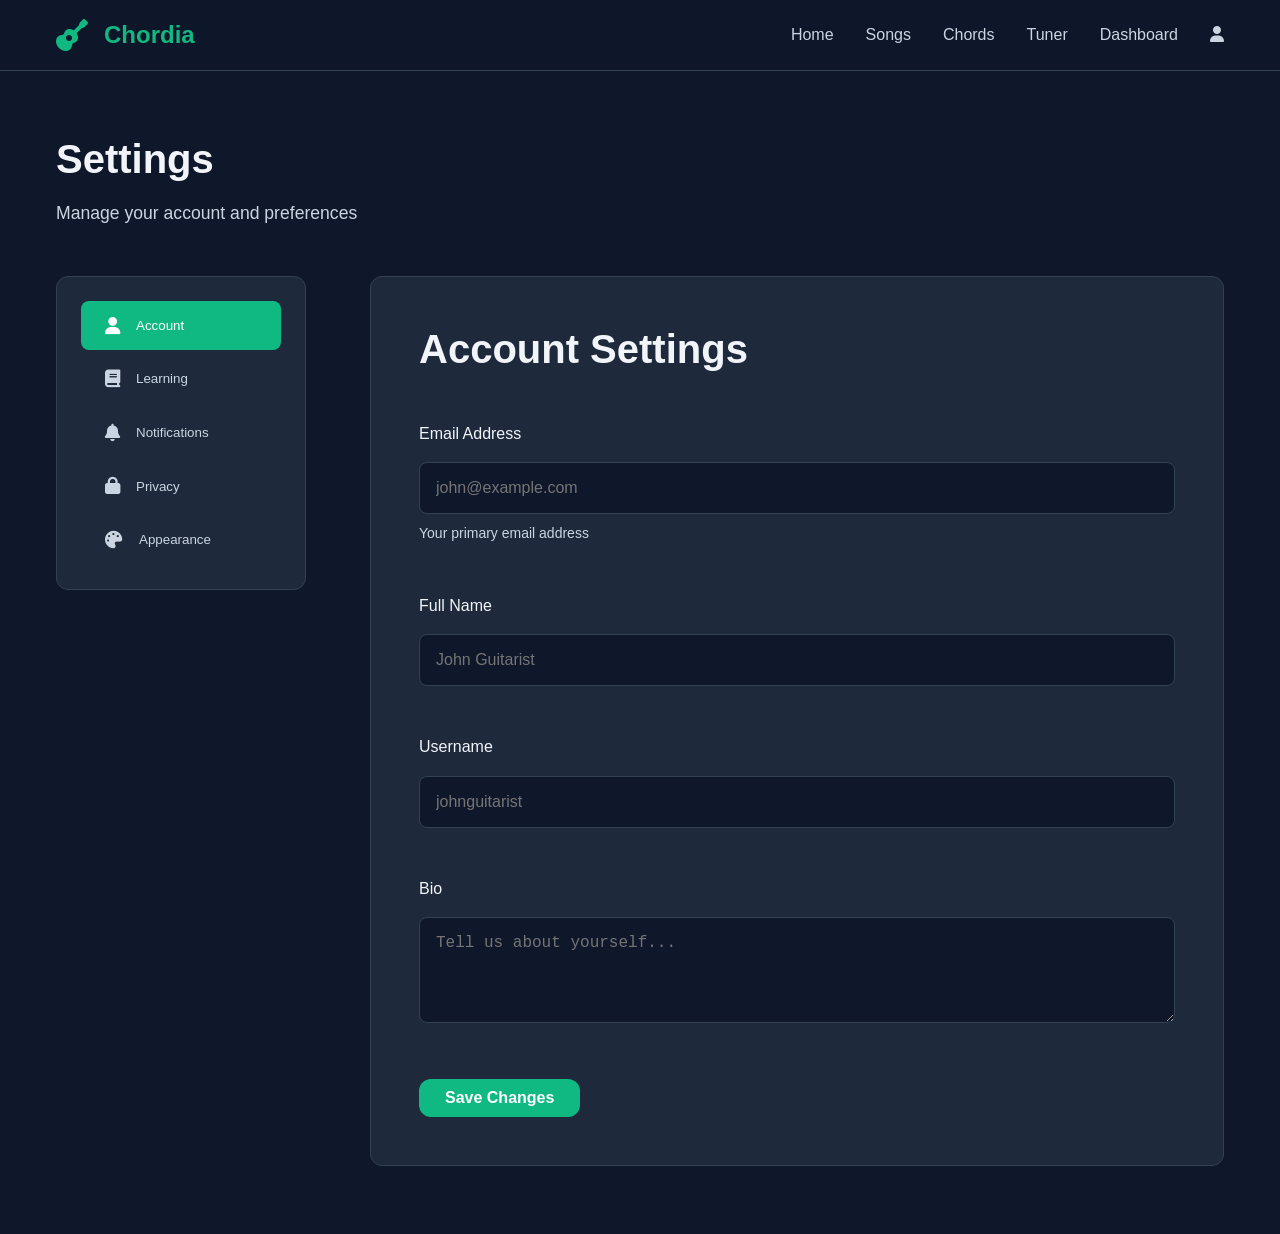
<file: pages/settings.html>
<!DOCTYPE html>
<html lang="en">
<head>
    <meta charset="UTF-8">
    <meta name="viewport" content="width=device-width, initial-scale=1.0">
    <title>Settings - Chordia</title>
    <link rel="stylesheet" href="../styles/main.css">
    <link rel="stylesheet" href="../styles/settings.css">
    <link href="https://cdnjs.cloudflare.com/ajax/libs/font-awesome/6.4.0/css/all.min.css" rel="stylesheet">
</head>
<body>
    <!-- Navigation -->
    <nav class="navbar">
        <div class="container">
            <div class="nav-brand">
                <i class="fas fa-guitar"></i>
                <span>Chordia</span>
            </div>
            <div class="nav-menu">
                <a href="../index.html" class="nav-link">Home</a>
                <a href="songs.html" class="nav-link">Songs</a>
                <a href="chords.html" class="nav-link">Chords</a>
                <a href="tuner.html" class="nav-link">Tuner</a>
                <a href="dashboard.html" class="nav-link">Dashboard</a>
                <a href="profile.html" class="nav-link"><i class="fas fa-user"></i></a>
            </div>
        </div>
    </nav>

    <!-- Settings Section -->
    <section class="settings-section">
        <div class="container">
            <div class="settings-header">
                <h1>Settings</h1>
                <p>Manage your account and preferences</p>
            </div>

            <div class="settings-container">
                <!-- Settings Sidebar -->
                <div class="settings-sidebar">
                    <nav class="settings-nav">
                        <button class="settings-nav-item active" data-tab="account">
                            <i class="fas fa-user"></i>
                            Account
                        </button>
                        <button class="settings-nav-item" data-tab="learning">
                            <i class="fas fa-book"></i>
                            Learning
                        </button>
                        <button class="settings-nav-item" data-tab="notifications">
                            <i class="fas fa-bell"></i>
                            Notifications
                        </button>
                        <button class="settings-nav-item" data-tab="privacy">
                            <i class="fas fa-lock"></i>
                            Privacy
                        </button>
                        <button class="settings-nav-item" data-tab="appearance">
                            <i class="fas fa-palette"></i>
                            Appearance
                        </button>
                    </nav>
                </div>

                <!-- Settings Content -->
                <div class="settings-content">
                    <!-- Account Settings -->
                    <div class="settings-tab active" id="account">
                        <h2>Account Settings</h2>

                        <div class="settings-group">
                            <label>Email Address</label>
                            <input type="email" placeholder="john@example.com">
                            <p class="form-help">Your primary email address</p>
                        </div>

                        <div class="settings-group">
                            <label>Full Name</label>
                            <input type="text" placeholder="John Guitarist">
                        </div>

                        <div class="settings-group">
                            <label>Username</label>
                            <input type="text" placeholder="johnguitarist">
                        </div>

                        <div class="settings-group">
                            <label>Bio</label>
                            <textarea placeholder="Tell us about yourself..." rows="4"></textarea>
                        </div>

                        <button class="btn btn-primary">Save Changes</button>
                    </div>

                    <!-- Learning Settings -->
                    <div class="settings-tab" id="learning">
                        <h2>Learning Preferences</h2>

                        <div class="settings-group">
                            <label>Difficulty Level</label>
                            <select>
                                <option>Beginner</option>
                                <option selected>Intermediate</option>
                                <option>Advanced</option>
                            </select>
                        </div>

                        <div class="settings-group">
                            <label class="checkbox-label">
                                <input type="checkbox" checked>
                                Show difficulty warnings
                            </label>
                        </div>

                        <div class="settings-group">
                            <label>Daily Practice Goal (minutes)</label>
                            <input type="number" value="30">
                        </div>

                        <div class="settings-group">
                            <label class="checkbox-label">
                                <input type="checkbox" checked>
                                Enable practice reminders
                            </label>
                        </div>

                        <button class="btn btn-primary">Save Preferences</button>
                    </div>

                    <!-- Notification Settings -->
                    <div class="settings-tab" id="notifications">
                        <h2>Notification Settings</h2>

                        <div class="settings-group">
                            <label class="checkbox-label">
                                <input type="checkbox" checked>
                                Email notifications
                            </label>
                            <p class="form-help">Receive emails about your learning progress</p>
                        </div>

                        <div class="settings-group">
                            <label class="checkbox-label">
                                <input type="checkbox" checked>
                                Achievement notifications
                            </label>
                            <p class="form-help">Get notified when you earn achievements</p>
                        </div>

                        <div class="settings-group">
                            <label class="checkbox-label">
                                <input type="checkbox">
                                Marketing emails
                            </label>
                            <p class="form-help">Receive updates about new features and promotions</p>
                        </div>

                        <div class="settings-group">
                            <label class="checkbox-label">
                                <input type="checkbox" checked>
                                Streak reminders
                            </label>
                            <p class="form-help">Remind me to maintain my practice streak</p>
                        </div>

                        <button class="btn btn-primary">Save Notification Settings</button>
                    </div>

                    <!-- Privacy Settings -->
                    <div class="settings-tab" id="privacy">
                        <h2>Privacy & Security</h2>

                        <div class="settings-group">
                            <label>Profile Visibility</label>
                            <select>
                                <option>Public</option>
                                <option selected>Friends Only</option>
                                <option>Private</option>
                            </select>
                        </div>

                        <div class="settings-group">
                            <label class="checkbox-label">
                                <input type="checkbox">
                                Show my statistics publicly
                            </label>
                        </div>

                        <div class="settings-group">
                            <button class="btn btn-secondary" style="width: 100%;">
                                <i class="fas fa-lock"></i> Change Password
                            </button>
                        </div>

                        <div class="settings-group">
                            <button class="btn btn-secondary" style="width: 100%;">
                                <i class="fas fa-shield-alt"></i> Enable Two-Factor Auth
                            </button>
                        </div>

                        <button class="btn btn-primary">Save Privacy Settings</button>
                    </div>

                    <!-- Appearance Settings -->
                    <div class="settings-tab" id="appearance">
                        <h2>Appearance</h2>

                        <div class="settings-group">
                            <label>Theme</label>
                            <div class="theme-options">
                                <label class="theme-option active">
                                    <input type="radio" name="theme" checked>
                                    <span class="theme-preview dark"></span>
                                    Dark
                                </label>
                                <label class="theme-option">
                                    <input type="radio" name="theme">
                                    <span class="theme-preview light"></span>
                                    Light
                                </label>
                                <label class="theme-option">
                                    <input type="radio" name="theme">
                                    <span class="theme-preview auto"></span>
                                    Auto
                                </label>
                            </div>
                        </div>

                        <div class="settings-group">
                            <label class="checkbox-label">
                                <input type="checkbox" checked>
                                Animations enabled
                            </label>
                        </div>

                        <div class="settings-group">
                            <label>Font Size</label>
                            <select>
                                <option>Small</option>
                                <option selected>Medium</option>
                                <option>Large</option>
                            </select>
                        </div>

                        <button class="btn btn-primary">Save Appearance</button>
                    </div>
                </div>
            </div>
        </div>
    </section>

    <script src="../js/main.js"></script>
    <script src="../js/settings.js"></script>
</body>
</html>
</file>
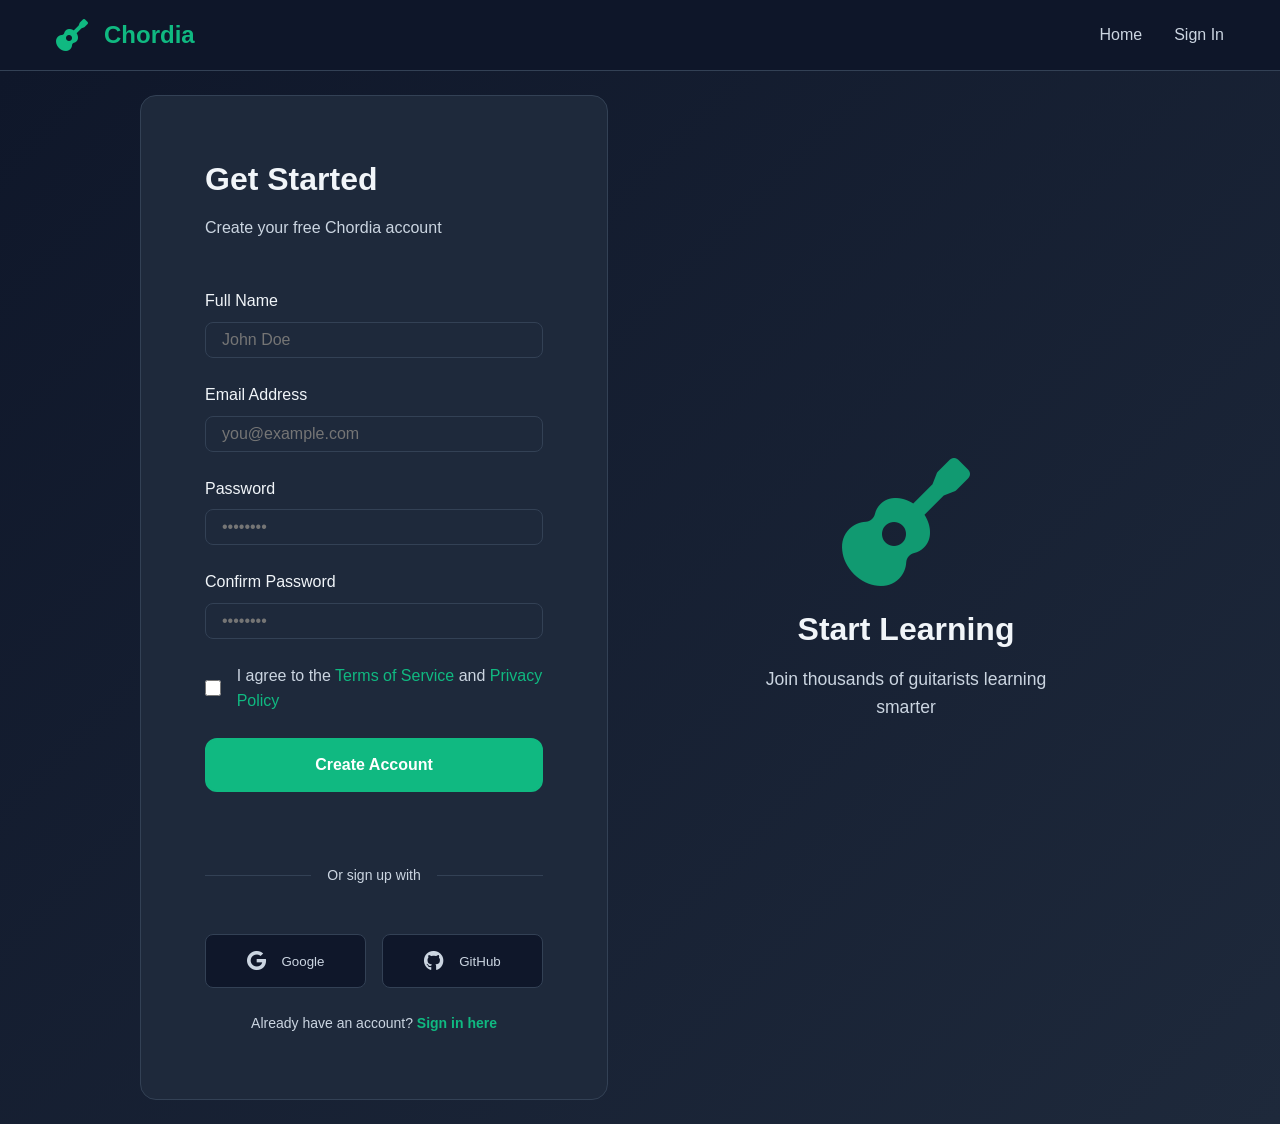
<file: pages/signup.html>
<!DOCTYPE html>
<html lang="en">
<head>
    <meta charset="UTF-8">
    <meta name="viewport" content="width=device-width, initial-scale=1.0">
    <title>Sign Up - Chordia</title>
    <link rel="stylesheet" href="../styles/main.css">
    <link rel="stylesheet" href="../styles/auth.css">
    <link href="https://cdnjs.cloudflare.com/ajax/libs/font-awesome/6.4.0/css/all.min.css" rel="stylesheet">
</head>
<body>
    <!-- Navigation -->
    <nav class="navbar">
        <div class="container">
            <div class="nav-brand">
                <i class="fas fa-guitar"></i>
                <span>Chordia</span>
            </div>
            <div class="nav-menu">
                <a href="../index.html" class="nav-link">Home</a>
                <a href="login.html" class="nav-link">Sign In</a>
            </div>
        </div>
    </nav>

    <!-- Auth Container -->
    <section class="auth-section">
        <div class="auth-container">
            <div class="auth-form-wrapper">
                <div class="auth-header">
                    <h1>Get Started</h1>
                    <p>Create your free Chordia account</p>
                </div>

                <form class="auth-form" id="signupForm">
                    <div class="form-group">
                        <label for="name">Full Name</label>
                        <input type="text" id="name" name="name" placeholder="John Doe" required>
                    </div>

                    <div class="form-group">
                        <label for="email">Email Address</label>
                        <input type="email" id="email" name="email" placeholder="you@example.com" required>
                    </div>

                    <div class="form-group">
                        <label for="password">Password</label>
                        <input type="password" id="password" name="password" placeholder="••••••••" required>
                    </div>

                    <div class="form-group">
                        <label for="confirm-password">Confirm Password</label>
                        <input type="password" id="confirm-password" name="confirm-password" placeholder="••••••••" required>
                    </div>

                    <div class="form-check">
                        <input type="checkbox" id="terms" name="terms" required>
                        <label for="terms">I agree to the <a href="#">Terms of Service</a> and <a href="#">Privacy Policy</a></label>
                    </div>

                    <button type="submit" class="btn btn-primary">Create Account</button>
                </form>

                <div class="auth-divider">
                    <span>Or sign up with</span>
                </div>

                <div class="social-login">
                    <button class="social-btn google">
                        <i class="fab fa-google"></i>
                        Google
                    </button>
                    <button class="social-btn github">
                        <i class="fab fa-github"></i>
                        GitHub
                    </button>
                </div>

                <p class="auth-footer">
                    Already have an account? <a href="login.html">Sign in here</a>
                </p>
            </div>

            <div class="auth-image">
                <div class="auth-graphic">
                    <i class="fas fa-guitar"></i>
                    <h2>Start Learning</h2>
                    <p>Join thousands of guitarists learning smarter</p>
                </div>
            </div>
        </div>
    </section>

    <script src="../js/main.js"></script>
    <script src="../js/auth.js"></script>
</body>
</html>
</file>
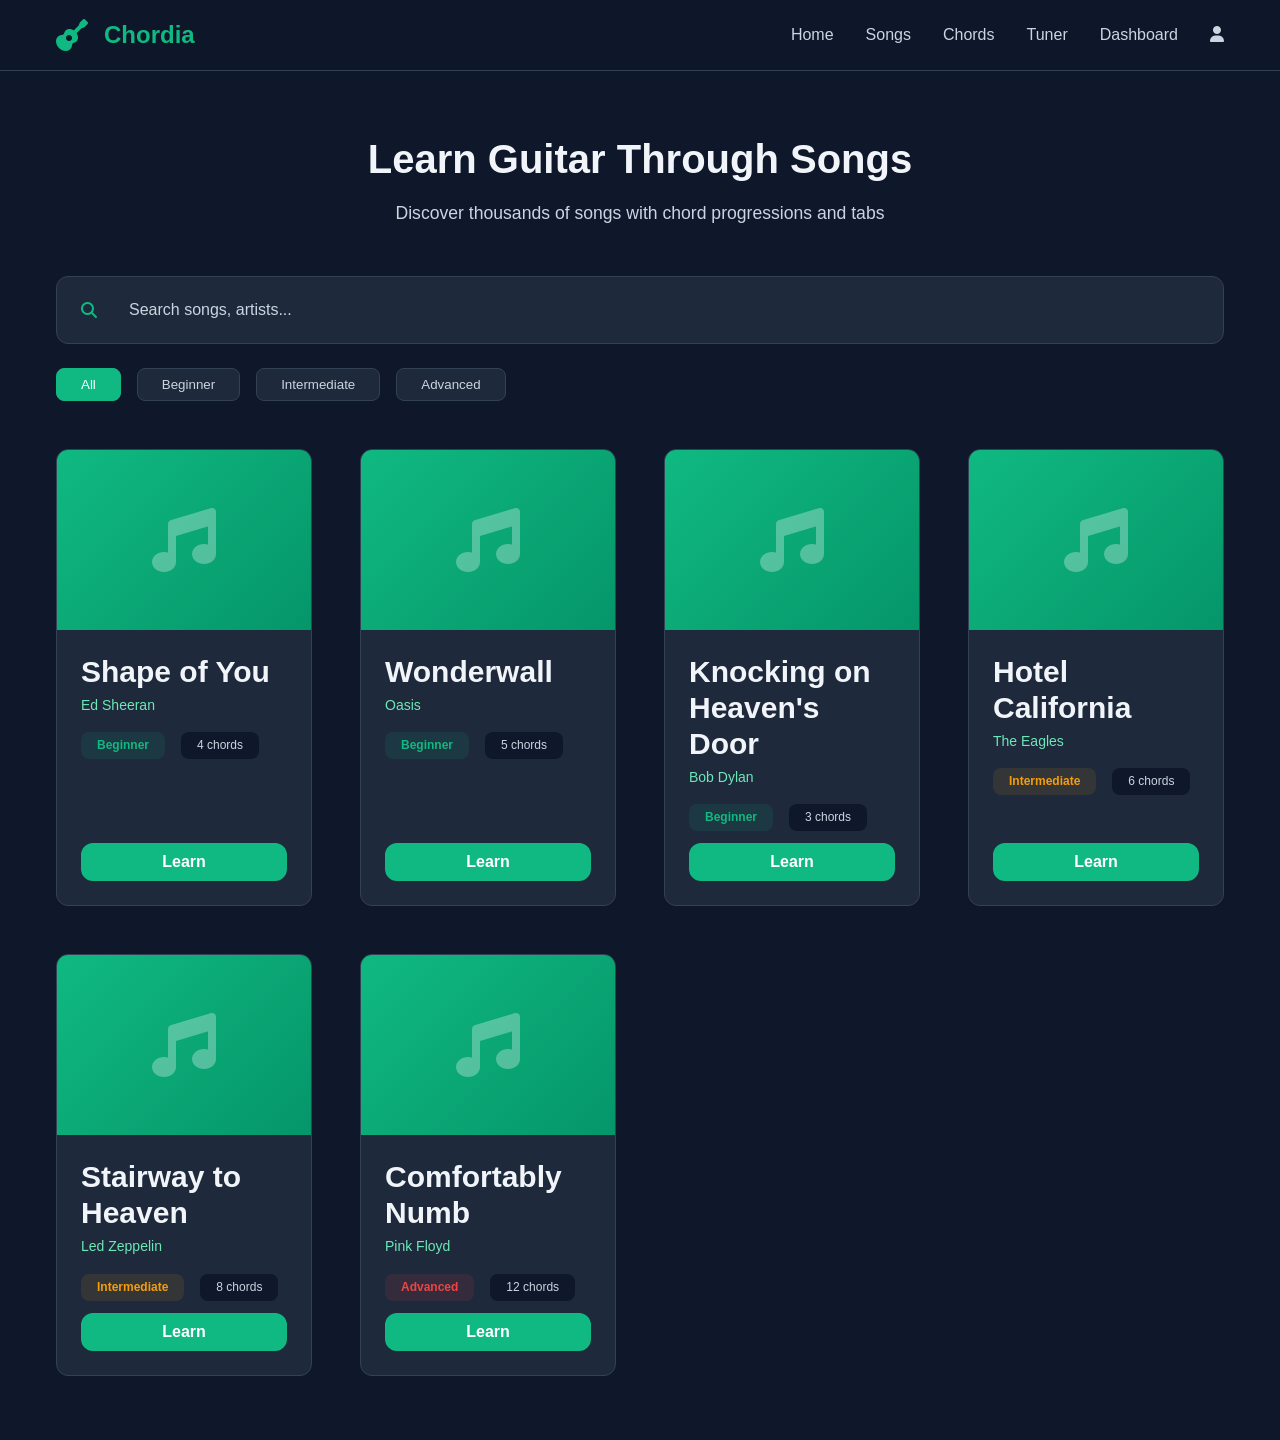
<file: pages/songs.html>
<!DOCTYPE html>
<html lang="en">
<head>
    <meta charset="UTF-8">
    <meta name="viewport" content="width=device-width, initial-scale=1.0">
    <title>Songs - Chordia</title>
    <link rel="stylesheet" href="../styles/main.css">
    <link rel="stylesheet" href="../styles/content.css">
    <link href="https://cdnjs.cloudflare.com/ajax/libs/font-awesome/6.4.0/css/all.min.css" rel="stylesheet">
</head>
<body>
    <!-- Navigation -->
    <nav class="navbar">
        <div class="container">
            <div class="nav-brand">
                <i class="fas fa-guitar"></i>
                <span>Chordia</span>
            </div>
            <div class="nav-menu">
                <a href="../index.html" class="nav-link">Home</a>
                <a href="songs.html" class="nav-link active">Songs</a>
                <a href="chords.html" class="nav-link">Chords</a>
                <a href="tuner.html" class="nav-link">Tuner</a>
                <a href="dashboard.html" class="nav-link">Dashboard</a>
                <a href="profile.html" class="nav-link"><i class="fas fa-user"></i></a>
            </div>
        </div>
    </nav>

    <!-- Songs Section -->
    <section class="content-section">
        <div class="container">
            <div class="content-header">
                <h1>Learn Guitar Through Songs</h1>
                <p>Discover thousands of songs with chord progressions and tabs</p>
            </div>

            <!-- Search & Filter -->
            <div class="search-filter">
                <div class="search-box">
                    <i class="fas fa-search"></i>
                    <input type="text" id="searchSongs" placeholder="Search songs, artists...">
                </div>
                <div class="filter-buttons">
                    <button class="filter-btn active" data-filter="all">All</button>
                    <button class="filter-btn" data-filter="beginner">Beginner</button>
                    <button class="filter-btn" data-filter="intermediate">Intermediate</button>
                    <button class="filter-btn" data-filter="advanced">Advanced</button>
                </div>
            </div>

            <!-- Songs Grid -->
            <div class="content-grid">
                <!-- Song Card 1 -->
                <div class="song-card" data-difficulty="beginner">
                    <div class="song-image">
                        <i class="fas fa-music"></i>
                    </div>
                    <div class="song-info">
                        <h3>Shape of You</h3>
                        <p class="artist">Ed Sheeran</p>
                        <div class="song-meta">
                            <span class="difficulty beginner">Beginner</span>
                            <span class="chords">4 chords</span>
                        </div>
                        <button class="btn btn-primary" style="width: 100%; margin-top: 12px;">Learn</button>
                    </div>
                </div>

                <!-- Song Card 2 -->
                <div class="song-card" data-difficulty="beginner">
                    <div class="song-image">
                        <i class="fas fa-music"></i>
                    </div>
                    <div class="song-info">
                        <h3>Wonderwall</h3>
                        <p class="artist">Oasis</p>
                        <div class="song-meta">
                            <span class="difficulty beginner">Beginner</span>
                            <span class="chords">5 chords</span>
                        </div>
                        <button class="btn btn-primary" style="width: 100%; margin-top: 12px;">Learn</button>
                    </div>
                </div>

                <!-- Song Card 3 -->
                <div class="song-card" data-difficulty="beginner">
                    <div class="song-image">
                        <i class="fas fa-music"></i>
                    </div>
                    <div class="song-info">
                        <h3>Knocking on Heaven's Door</h3>
                        <p class="artist">Bob Dylan</p>
                        <div class="song-meta">
                            <span class="difficulty beginner">Beginner</span>
                            <span class="chords">3 chords</span>
                        </div>
                        <button class="btn btn-primary" style="width: 100%; margin-top: 12px;">Learn</button>
                    </div>
                </div>

                <!-- Song Card 4 -->
                <div class="song-card" data-difficulty="intermediate">
                    <div class="song-image">
                        <i class="fas fa-music"></i>
                    </div>
                    <div class="song-info">
                        <h3>Hotel California</h3>
                        <p class="artist">The Eagles</p>
                        <div class="song-meta">
                            <span class="difficulty intermediate">Intermediate</span>
                            <span class="chords">6 chords</span>
                        </div>
                        <button class="btn btn-primary" style="width: 100%; margin-top: 12px;">Learn</button>
                    </div>
                </div>

                <!-- Song Card 5 -->
                <div class="song-card" data-difficulty="intermediate">
                    <div class="song-image">
                        <i class="fas fa-music"></i>
                    </div>
                    <div class="song-info">
                        <h3>Stairway to Heaven</h3>
                        <p class="artist">Led Zeppelin</p>
                        <div class="song-meta">
                            <span class="difficulty intermediate">Intermediate</span>
                            <span class="chords">8 chords</span>
                        </div>
                        <button class="btn btn-primary" style="width: 100%; margin-top: 12px;">Learn</button>
                    </div>
                </div>

                <!-- Song Card 6 -->
                <div class="song-card" data-difficulty="advanced">
                    <div class="song-image">
                        <i class="fas fa-music"></i>
                    </div>
                    <div class="song-info">
                        <h3>Comfortably Numb</h3>
                        <p class="artist">Pink Floyd</p>
                        <div class="song-meta">
                            <span class="difficulty advanced">Advanced</span>
                            <span class="chords">12 chords</span>
                        </div>
                        <button class="btn btn-primary" style="width: 100%; margin-top: 12px;">Learn</button>
                    </div>
                </div>
            </div>
        </div>
    </section>

    <script src="../js/main.js"></script>
    <script src="../js/content.js"></script>
</body>
</html>
</file>
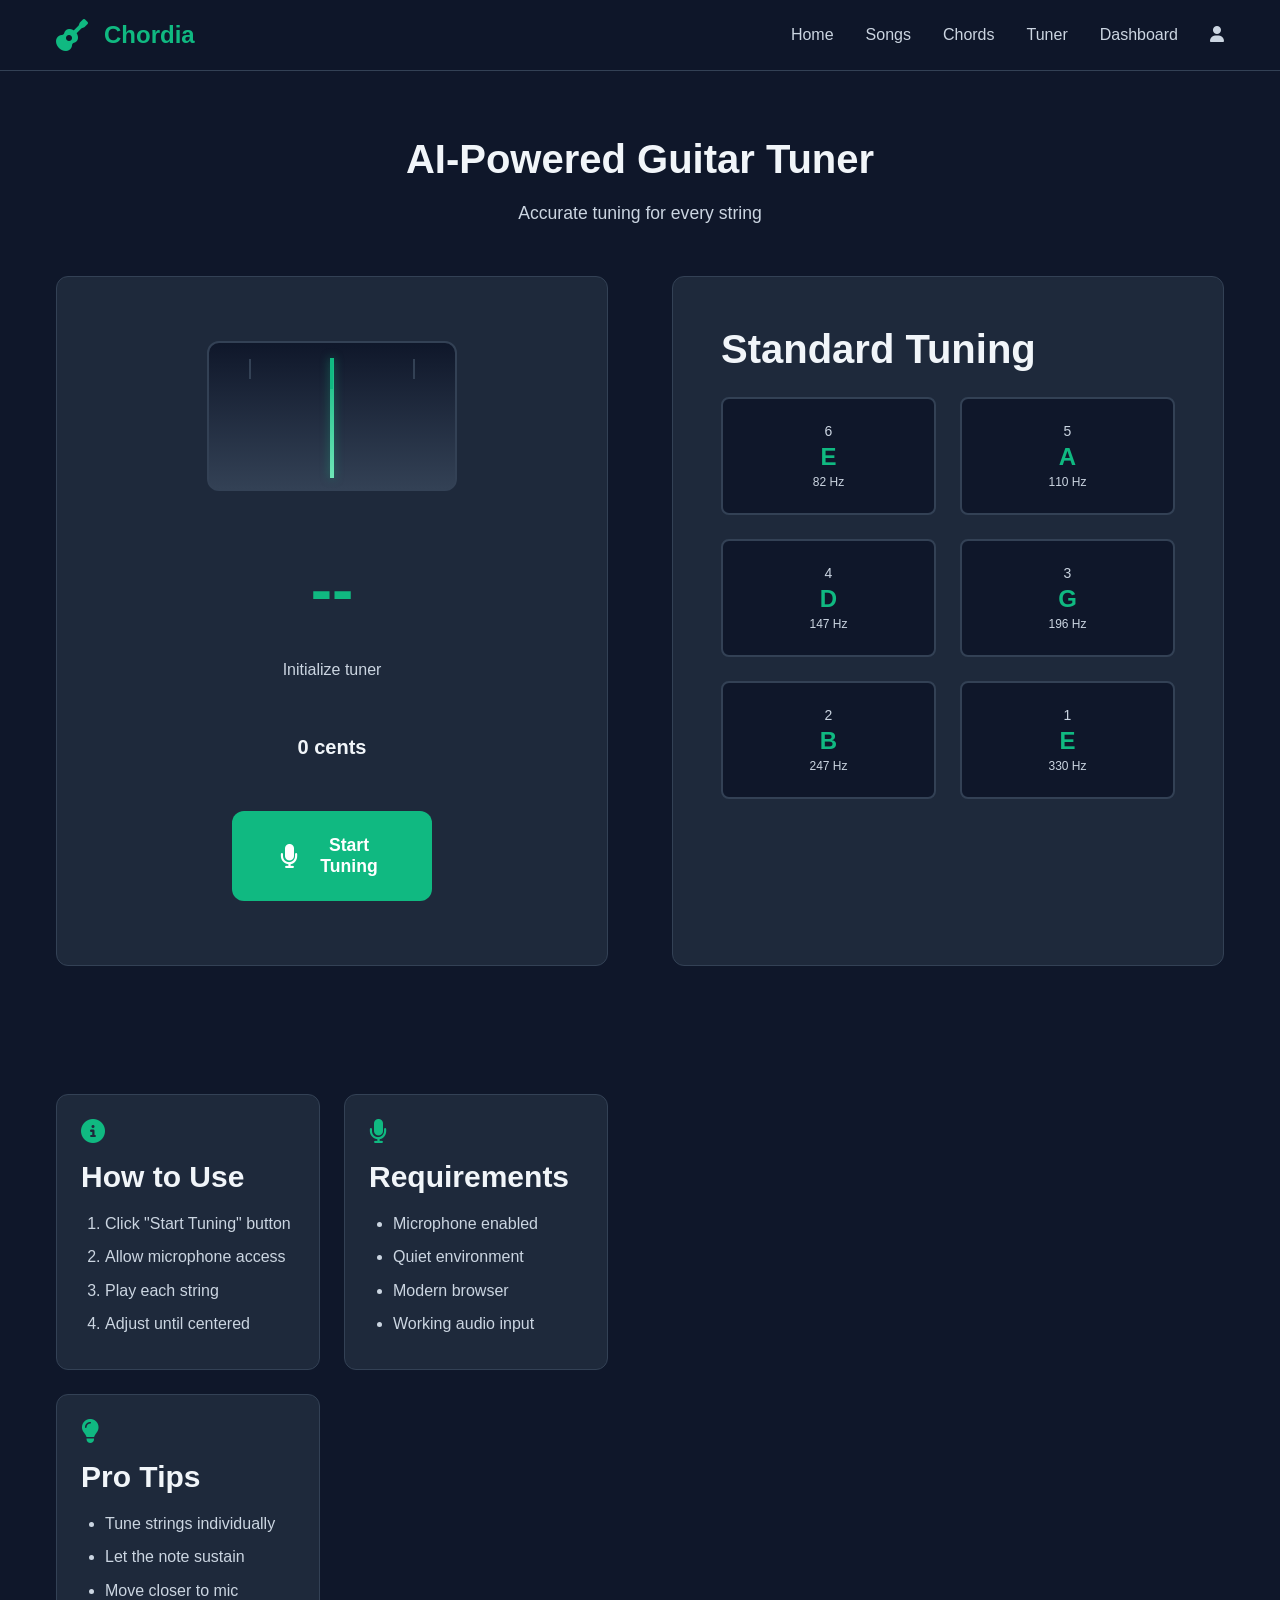
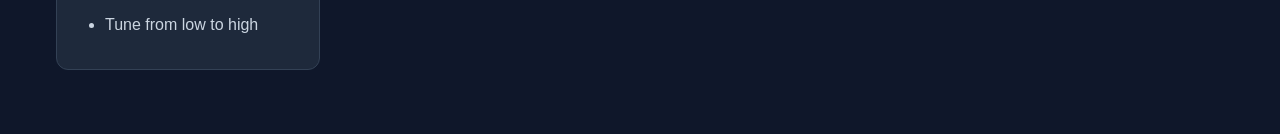
<file: pages/tuner.html>
<!DOCTYPE html>
<html lang="en">
<head>
    <meta charset="UTF-8">
    <meta name="viewport" content="width=device-width, initial-scale=1.0">
    <title>Guitar Tuner - Chordia</title>
    <link rel="stylesheet" href="../styles/main.css">
    <link rel="stylesheet" href="../styles/tuner.css">
    <link href="https://cdnjs.cloudflare.com/ajax/libs/font-awesome/6.4.0/css/all.min.css" rel="stylesheet">
</head>
<body>
    <!-- Navigation -->
    <nav class="navbar">
        <div class="container">
            <div class="nav-brand">
                <i class="fas fa-guitar"></i>
                <span>Chordia</span>
            </div>
            <div class="nav-menu">
                <a href="../index.html" class="nav-link">Home</a>
                <a href="songs.html" class="nav-link">Songs</a>
                <a href="chords.html" class="nav-link">Chords</a>
                <a href="tuner.html" class="nav-link active">Tuner</a>
                <a href="dashboard.html" class="nav-link">Dashboard</a>
                <a href="profile.html" class="nav-link"><i class="fas fa-user"></i></a>
            </div>
        </div>
    </nav>

    <!-- Tuner Section -->
    <section class="tuner-section">
        <div class="container">
            <div class="tuner-header">
                <h1>AI-Powered Guitar Tuner</h1>
                <p>Accurate tuning for every string</p>
            </div>

            <div class="tuner-container">
                <!-- Tuner Display -->
                <div class="tuner-display">
                    <div class="tuner-main">
                        <!-- Frequency Meter -->
                        <div class="frequency-meter">
                            <div class="meter-needle" id="meterNeedle"></div>
                            <div class="meter-background">
                                <div class="meter-mark left"></div>
                                <div class="meter-mark center"></div>
                                <div class="meter-mark right"></div>
                            </div>
                        </div>

                        <!-- Current Note -->
                        <div class="note-display">
                            <div class="note-value" id="noteValue">--</div>
                            <div class="note-status" id="noteStatus">Initialize tuner</div>
                        </div>

                        <!-- Cents Display -->
                        <div class="cents-display">
                            <span id="centsValue">0</span> cents
                        </div>

                        <!-- Mic Button -->
                        <button class="mic-button" id="micButton">
                            <i class="fas fa-microphone"></i>
                            <span>Start Tuning</span>
                        </button>
                    </div>
                </div>

                <!-- Tuning Reference -->
                <div class="tuning-reference">
                    <h2>Standard Tuning</h2>
                    <div class="string-buttons">
                        <button class="string-btn" data-note="E" data-freq="82.41">
                            <span class="string-num">6</span>
                            <span class="string-note">E</span>
                            <span class="string-freq">82 Hz</span>
                        </button>
                        <button class="string-btn" data-note="A" data-freq="110.00">
                            <span class="string-num">5</span>
                            <span class="string-note">A</span>
                            <span class="string-freq">110 Hz</span>
                        </button>
                        <button class="string-btn" data-note="D" data-freq="146.83">
                            <span class="string-num">4</span>
                            <span class="string-note">D</span>
                            <span class="string-freq">147 Hz</span>
                        </button>
                        <button class="string-btn" data-note="G" data-freq="196.00">
                            <span class="string-num">3</span>
                            <span class="string-note">G</span>
                            <span class="string-freq">196 Hz</span>
                        </button>
                        <button class="string-btn" data-note="B" data-freq="246.94">
                            <span class="string-num">2</span>
                            <span class="string-note">B</span>
                            <span class="string-freq">247 Hz</span>
                        </button>
                        <button class="string-btn" data-note="E" data-freq="329.63">
                            <span class="string-num">1</span>
                            <span class="string-note">E</span>
                            <span class="string-freq">330 Hz</span>
                        </button>
                    </div>
                </div>

                <!-- Tuner Info -->
                <div class="tuner-info">
                    <div class="info-card">
                        <i class="fas fa-info-circle"></i>
                        <h3>How to Use</h3>
                        <ol>
                            <li>Click "Start Tuning" button</li>
                            <li>Allow microphone access</li>
                            <li>Play each string</li>
                            <li>Adjust until centered</li>
                        </ol>
                    </div>
                    <div class="info-card">
                        <i class="fas fa-microphone"></i>
                        <h3>Requirements</h3>
                        <ul>
                            <li>Microphone enabled</li>
                            <li>Quiet environment</li>
                            <li>Modern browser</li>
                            <li>Working audio input</li>
                        </ul>
                    </div>
                    <div class="info-card">
                        <i class="fas fa-lightbulb"></i>
                        <h3>Pro Tips</h3>
                        <ul>
                            <li>Tune strings individually</li>
                            <li>Let the note sustain</li>
                            <li>Move closer to mic</li>
                            <li>Tune from low to high</li>
                        </ul>
                    </div>
                </div>
            </div>
        </div>
    </section>

    <script src="../js/main.js"></script>
    <script src="../js/tuner.js"></script>
</body>
</html>
</file>
<file: styles/main.css>
/* ============================================
   CHORDIA - Main Stylesheet
   Dark Mode with Emerald Green Accents
   ============================================ */

:root {
    /* Colors */
    --primary-color: #10b981;      /* Emerald Green */
    --primary-dark: #059669;       /* Darker Emerald */
    --primary-light: #6ee7b7;      /* Light Emerald */
    --secondary-color: #1f2937;    /* Dark Grey */
    --background: #0f172a;         /* Very Dark Blue */
    --surface: #1e293b;            /* Dark Blue Surface */
    --surface-light: #334155;      /* Lighter Surface */
    --text-primary: #f1f5f9;       /* Light Text */
    --text-secondary: #cbd5e1;     /* Muted Text */
    --border-color: #334155;       /* Border */
    --success: #10b981;
    --warning: #f59e0b;
    --danger: #ef4444;

    /* Typography */
    --font-family: 'Segoe UI', Tahoma, Geneva, Verdana, sans-serif;
    --font-size-base: 16px;
    --font-weight-light: 300;
    --font-weight-normal: 400;
    --font-weight-medium: 500;
    --font-weight-semibold: 600;
    --font-weight-bold: 700;

    /* Spacing */
    --spacing-xs: 0.25rem;
    --spacing-sm: 0.5rem;
    --spacing-md: 1rem;
    --spacing-lg: 1.5rem;
    --spacing-xl: 2rem;
    --spacing-2xl: 3rem;
    --spacing-3xl: 4rem;

    /* Border Radius */
    --radius-sm: 0.375rem;
    --radius-md: 0.5rem;
    --radius-lg: 0.75rem;
    --radius-xl: 1rem;
    --radius-2xl: 1.5rem;

    /* Shadows */
    --shadow-sm: 0 1px 2px 0 rgba(0, 0, 0, 0.05);
    --shadow-md: 0 4px 6px -1px rgba(0, 0, 0, 0.1);
    --shadow-lg: 0 10px 15px -3px rgba(0, 0, 0, 0.2);
    --shadow-xl: 0 20px 25px -5px rgba(0, 0, 0, 0.3);
    --shadow-emerald: 0 10px 30px rgba(16, 185, 129, 0.2);

    /* Transitions */
    --transition-fast: 150ms cubic-bezier(0.4, 0, 0.2, 1);
    --transition-base: 200ms cubic-bezier(0.4, 0, 0.2, 1);
    --transition-slow: 300ms cubic-bezier(0.4, 0, 0.2, 1);
}

/* ============================================
   GLOBAL STYLES
   ============================================ */

* {
    margin: 0;
    padding: 0;
    box-sizing: border-box;
}

html {
    scroll-behavior: smooth;
}

body {
    font-family: var(--font-family);
    background-color: var(--background);
    color: var(--text-primary);
    font-size: var(--font-size-base);
    font-weight: var(--font-weight-normal);
    line-height: 1.6;
    overflow-x: hidden;
}

/* ============================================
   CONTAINER & LAYOUT
   ============================================ */

.container {
    max-width: 1200px;
    margin: 0 auto;
    padding: 0 var(--spacing-md);
}

/* ============================================
   TYPOGRAPHY
   ============================================ */

h1, h2, h3, h4, h5, h6 {
    font-weight: var(--font-weight-bold);
    line-height: 1.2;
    margin-bottom: var(--spacing-md);
}

h1 {
    font-size: 3.5rem;
}

h2 {
    font-size: 2.5rem;
}

h3 {
    font-size: 1.875rem;
}

h4 {
    font-size: 1.5rem;
}

h5 {
    font-size: 1.25rem;
}

h6 {
    font-size: 1rem;
}

p {
    margin-bottom: var(--spacing-md);
    color: var(--text-secondary);
}

a {
    color: var(--primary-color);
    text-decoration: none;
    transition: color var(--transition-fast);
}

a:hover {
    color: var(--primary-light);
}

/* ============================================
   BUTTONS
   ============================================ */

.btn {
    display: inline-block;
    padding: var(--spacing-sm) var(--spacing-lg);
    border: 2px solid transparent;
    border-radius: var(--radius-lg);
    font-size: 1rem;
    font-weight: var(--font-weight-semibold);
    text-align: center;
    cursor: pointer;
    transition: all var(--transition-base);
    text-decoration: none;
    white-space: nowrap;
}

.btn-primary {
    background-color: var(--primary-color);
    color: white;
    border-color: var(--primary-color);
}

.btn-primary:hover {
    background-color: var(--primary-dark);
    border-color: var(--primary-dark);
    box-shadow: var(--shadow-emerald);
    transform: translateY(-2px);
}

.btn-secondary {
    background-color: transparent;
    color: var(--primary-color);
    border-color: var(--primary-color);
}

.btn-secondary:hover {
    background-color: var(--primary-color);
    color: white;
    box-shadow: var(--shadow-emerald);
}

.btn:disabled {
    opacity: 0.5;
    cursor: not-allowed;
}

/* ============================================
   FORMS
   ============================================ */

.form-group {
    margin-bottom: var(--spacing-lg);
}

label {
    display: block;
    margin-bottom: var(--spacing-sm);
    font-weight: var(--font-weight-medium);
}

input[type="text"],
input[type="email"],
input[type="password"],
input[type="number"],
textarea,
select {
    width: 100%;
    padding: var(--spacing-sm) var(--spacing-md);
    background-color: var(--surface);
    border: 1px solid var(--border-color);
    border-radius: var(--radius-md);
    color: var(--text-primary);
    font-size: 1rem;
    transition: all var(--transition-fast);
}

input[type="text"]:focus,
input[type="email"]:focus,
input[type="password"]:focus,
input[type="number"]:focus,
textarea:focus,
select:focus {
    outline: none;
    border-color: var(--primary-color);
    box-shadow: 0 0 0 3px rgba(16, 185, 129, 0.1);
}

/* ============================================
   NAVBAR
   ============================================ */

.navbar {
    position: sticky;
    top: 0;
    z-index: 1000;
    background-color: rgba(15, 23, 42, 0.95);
    backdrop-filter: blur(10px);
    border-bottom: 1px solid var(--border-color);
}

.navbar .container {
    display: flex;
    justify-content: space-between;
    align-items: center;
    padding: var(--spacing-md) var(--spacing-md);
}

.nav-brand {
    display: flex;
    align-items: center;
    gap: var(--spacing-md);
    font-size: 1.5rem;
    font-weight: var(--font-weight-bold);
    color: var(--primary-color);
}

.nav-brand i {
    font-size: 2rem;
}

.nav-menu {
    display: flex;
    gap: var(--spacing-xl);
    align-items: center;
}

.nav-link {
    color: var(--text-secondary);
    font-weight: var(--font-weight-medium);
    transition: color var(--transition-fast);
}

.nav-link:hover {
    color: var(--primary-color);
}

.nav-toggle {
    display: none;
    flex-direction: column;
    cursor: pointer;
}

.nav-toggle span {
    width: 25px;
    height: 3px;
    background-color: var(--text-primary);
    margin: 5px 0;
    transition: 0.3s;
}

/* ============================================
   UTILITIES
   ============================================ */

.text-center {
    text-align: center;
}

.text-muted {
    color: var(--text-secondary);
}

.mt-1 { margin-top: var(--spacing-md); }
.mt-2 { margin-top: var(--spacing-lg); }
.mt-3 { margin-top: var(--spacing-xl); }

.mb-1 { margin-bottom: var(--spacing-md); }
.mb-2 { margin-bottom: var(--spacing-lg); }
.mb-3 { margin-bottom: var(--spacing-xl); }

.px-md { padding: 0 var(--spacing-md); }
.py-md { padding: var(--spacing-md) 0; }

.gap-sm { gap: var(--spacing-sm); }
.gap-md { gap: var(--spacing-md); }
.gap-lg { gap: var(--spacing-lg); }

/* ============================================
   RESPONSIVE DESIGN
   ============================================ */

@media (max-width: 768px) {
    h1 {
        font-size: 2.5rem;
    }

    h2 {
        font-size: 1.875rem;
    }

    h3 {
        font-size: 1.5rem;
    }

    .nav-menu {
        display: none;
        position: absolute;
        top: 70px;
        left: 0;
        right: 0;
        flex-direction: column;
        background-color: var(--surface);
        padding: var(--spacing-lg);
        gap: var(--spacing-md);
        border-bottom: 1px solid var(--border-color);
    }

    .nav-menu.active {
        display: flex;
    }

    .nav-toggle {
        display: flex;
    }

    .container {
        padding: 0 var(--spacing-md);
    }
}

@media (max-width: 480px) {
    h1 {
        font-size: 2rem;
    }

    h2 {
        font-size: 1.5rem;
    }

    .btn {
        width: 100%;
        padding: var(--spacing-md);
    }
}
</file>
<file: styles/home.css>
/* ============================================
   HOME PAGE STYLES
   ============================================ */

/* HERO SECTION */
.hero {
    padding: 6rem var(--spacing-md);
    background: linear-gradient(135deg, var(--background) 0%, var(--surface) 100%);
    position: relative;
    overflow: hidden;
}

.hero::before {
    content: '';
    position: absolute;
    top: -50%;
    right: -10%;
    width: 500px;
    height: 500px;
    background: radial-gradient(circle, rgba(16, 185, 129, 0.1) 0%, transparent 70%);
    border-radius: 50%;
}

.hero .container {
    display: grid;
    grid-template-columns: 1fr 1fr;
    gap: var(--spacing-3xl);
    align-items: center;
    position: relative;
    z-index: 1;
}

.hero-content h1 {
    font-size: 3.5rem;
    background: linear-gradient(135deg, var(--text-primary) 0%, var(--primary-light) 100%);
    -webkit-background-clip: text;
    -webkit-text-fill-color: transparent;
    background-clip: text;
    margin-bottom: var(--spacing-lg);
}

.hero-content p {
    font-size: 1.25rem;
    margin-bottom: var(--spacing-xl);
    color: var(--text-secondary);
}

.hero-buttons {
    display: flex;
    gap: var(--spacing-lg);
}

.hero-graphic {
    display: flex;
    justify-content: center;
    align-items: center;
    position: relative;
    height: 400px;
}

.guitar-silhouette {
    font-size: 15rem;
    color: var(--primary-color);
    opacity: 0.8;
    animation: float 6s ease-in-out infinite;
}

@keyframes float {
    0%, 100% {
        transform: translateY(0px);
    }
    50% {
        transform: translateY(-20px);
    }
}

/* FEATURES SECTION */
.features {
    padding: 6rem var(--spacing-md);
    background-color: var(--background);
}

.features h2 {
    text-align: center;
    margin-bottom: 4rem;
    font-size: 2.5rem;
    color: var(--text-primary);
}

.features-grid {
    display: grid;
    grid-template-columns: repeat(auto-fit, minmax(300px, 1fr));
    gap: var(--spacing-2xl);
}

.feature-card {
    background-color: var(--surface);
    padding: var(--spacing-2xl);
    border-radius: var(--radius-xl);
    border: 1px solid var(--border-color);
    transition: all var(--transition-base);
    text-align: center;
}

.feature-card:hover {
    transform: translateY(-8px);
    border-color: var(--primary-color);
    box-shadow: var(--shadow-emerald);
}

.feature-icon {
    font-size: 3rem;
    color: var(--primary-color);
    margin-bottom: var(--spacing-lg);
}

.feature-card h3 {
    margin-bottom: var(--spacing-md);
    color: var(--text-primary);
}

.feature-card p {
    color: var(--text-secondary);
}

/* TESTIMONIALS SECTION */
.testimonials {
    padding: 6rem var(--spacing-md);
    background-color: var(--surface);
}

.testimonials h2 {
    text-align: center;
    margin-bottom: 4rem;
    font-size: 2.5rem;
    color: var(--text-primary);
}

.testimonials-grid {
    display: grid;
    grid-template-columns: repeat(auto-fit, minmax(320px, 1fr));
    gap: var(--spacing-2xl);
}

.testimonial-card {
    background-color: var(--background);
    padding: var(--spacing-2xl);
    border-radius: var(--radius-xl);
    border: 1px solid var(--border-color);
    transition: all var(--transition-base);
}

.testimonial-card:hover {
    border-color: var(--primary-color);
    box-shadow: var(--shadow-emerald);
}

.stars {
    display: flex;
    gap: var(--spacing-xs);
    margin-bottom: var(--spacing-lg);
}

.stars i {
    color: var(--primary-color);
    font-size: 1rem;
}

.testimonial-card p {
    font-style: italic;
    margin-bottom: var(--spacing-lg);
    color: var(--text-secondary);
}

.testimonial-author h4 {
    margin-bottom: var(--spacing-xs);
    color: var(--text-primary);
}

.testimonial-author p {
    font-size: 0.875rem;
    color: var(--primary-light);
}

/* PRICING SECTION */
.pricing {
    padding: 6rem var(--spacing-md);
    background-color: var(--background);
}

.pricing h2 {
    text-align: center;
    margin-bottom: 4rem;
    font-size: 2.5rem;
    color: var(--text-primary);
}

.pricing-grid {
    display: grid;
    grid-template-columns: repeat(auto-fit, minmax(300px, 1fr));
    gap: var(--spacing-2xl);
    max-width: 1200px;
    margin: 0 auto;
}

.pricing-card {
    background-color: var(--surface);
    padding: var(--spacing-2xl);
    border-radius: var(--radius-xl);
    border: 1px solid var(--border-color);
    display: flex;
    flex-direction: column;
    position: relative;
    transition: all var(--transition-base);
}

.pricing-card.featured {
    border-color: var(--primary-color);
    box-shadow: var(--shadow-emerald);
    transform: scale(1.05);
}

.pricing-card:hover {
    border-color: var(--primary-color);
    box-shadow: var(--shadow-emerald);
}

.badge {
    position: absolute;
    top: -15px;
    left: 50%;
    transform: translateX(-50%);
    background-color: var(--primary-color);
    color: white;
    padding: var(--spacing-sm) var(--spacing-lg);
    border-radius: var(--radius-lg);
    font-size: 0.875rem;
    font-weight: var(--font-weight-semibold);
}

.pricing-card h3 {
    margin-bottom: var(--spacing-lg);
    color: var(--text-primary);
}

.price {
    font-size: 2.5rem;
    font-weight: var(--font-weight-bold);
    color: var(--primary-color);
    margin-bottom: var(--spacing-md);
}

.price span {
    font-size: 1rem;
    color: var(--text-secondary);
}

.pricing-features {
    list-style: none;
    margin-bottom: var(--spacing-2xl);
    flex-grow: 1;
}

.pricing-features li {
    display: flex;
    align-items: center;
    gap: var(--spacing-md);
    margin-bottom: var(--spacing-md);
    color: var(--text-secondary);
}

.pricing-features i {
    color: var(--primary-color);
}

.pricing-features i.fa-times {
    color: var(--text-secondary);
    opacity: 0.5;
}

.pricing-card .btn {
    width: 100%;
    padding: var(--spacing-md);
}

/* FAQ SECTION */
.faq {
    padding: 6rem var(--spacing-md);
    background-color: var(--surface);
}

.faq h2 {
    text-align: center;
    margin-bottom: 4rem;
    font-size: 2.5rem;
    color: var(--text-primary);
}

.faq-container {
    max-width: 700px;
    margin: 0 auto;
}

.faq-item {
    margin-bottom: var(--spacing-lg);
    border: 1px solid var(--border-color);
    border-radius: var(--radius-lg);
    overflow: hidden;
    transition: all var(--transition-base);
}

.faq-item:hover {
    border-color: var(--primary-color);
}

.faq-question {
    width: 100%;
    display: flex;
    justify-content: space-between;
    align-items: center;
    padding: var(--spacing-lg);
    background-color: var(--background);
    border: none;
    cursor: pointer;
    font-size: 1rem;
    font-weight: var(--font-weight-semibold);
    color: var(--text-primary);
    transition: all var(--transition-fast);
}

.faq-question:hover {
    color: var(--primary-color);
}

.faq-question i {
    color: var(--primary-color);
    transition: transform var(--transition-base);
}

.faq-item.active .faq-question i {
    transform: rotate(180deg);
}

.faq-answer {
    max-height: 0;
    overflow: hidden;
    transition: max-height var(--transition-base);
}

.faq-item.active .faq-answer {
    max-height: 500px;
}

.faq-answer p {
    padding: var(--spacing-lg);
    background-color: var(--background);
    color: var(--text-secondary);
}

/* FOOTER */
.footer {
    background-color: var(--secondary-color);
    padding: 4rem var(--spacing-md) 2rem;
    border-top: 1px solid var(--border-color);
}

.footer-grid {
    display: grid;
    grid-template-columns: repeat(auto-fit, minmax(200px, 1fr));
    gap: var(--spacing-2xl);
    margin-bottom: 2rem;
}

.footer-col h4 {
    color: var(--primary-color);
    margin-bottom: var(--spacing-lg);
}

.footer-col p {
    color: var(--text-secondary);
    font-size: 0.9rem;
}

.footer-col ul {
    list-style: none;
}

.footer-col ul li {
    margin-bottom: var(--spacing-md);
}

.footer-col ul li a {
    color: var(--text-secondary);
    font-size: 0.9rem;
    transition: color var(--transition-fast);
}

.footer-col ul li a:hover {
    color: var(--primary-color);
}

.footer-bottom {
    display: flex;
    justify-content: space-between;
    align-items: center;
    padding-top: var(--spacing-lg);
    border-top: 1px solid var(--border-color);
    color: var(--text-secondary);
    font-size: 0.9rem;
}

.social-links {
    display: flex;
    gap: var(--spacing-lg);
}

.social-links a {
    color: var(--text-secondary);
    font-size: 1.25rem;
    transition: color var(--transition-fast);
}

.social-links a:hover {
    color: var(--primary-color);
}

/* RESPONSIVE HOME PAGE */
@media (max-width: 768px) {
    .hero .container {
        grid-template-columns: 1fr;
        gap: var(--spacing-2xl);
    }

    .hero-content h1 {
        font-size: 2.5rem;
    }

    .hero-graphic {
        height: 300px;
    }

    .guitar-silhouette {
        font-size: 10rem;
    }

    .hero-buttons {
        flex-direction: column;
    }

    .hero-buttons .btn {
        width: 100%;
    }

    .pricing-card.featured {
        transform: scale(1);
    }

    .footer-bottom {
        flex-direction: column;
        gap: var(--spacing-lg);
        text-align: center;
    }
}

@media (max-width: 480px) {
    .hero {
        padding: 3rem var(--spacing-md);
    }

    .hero-content h1 {
        font-size: 2rem;
    }

    .hero-content p {
        font-size: 1rem;
    }

    .features, .testimonials, .pricing, .faq, .footer {
        padding: 3rem var(--spacing-md);
    }

    .features h2, .testimonials h2, .pricing h2, .faq h2 {
        font-size: 2rem;
        margin-bottom: 2rem;
    }

    .features-grid, .testimonials-grid, .pricing-grid {
        gap: var(--spacing-lg);
    }
}
</file>
<file: styles/content.css>
/* Content Pages Styles (Songs, Chords) */

.content-section {
    padding: 4rem var(--spacing-md);
    min-height: calc(100vh - 70px);
}

.content-header {
    text-align: center;
    margin-bottom: 3rem;
}

.content-header h1 {
    font-size: 2.5rem;
    color: var(--text-primary);
    margin-bottom: var(--spacing-md);
}

.content-header p {
    font-size: 1.1rem;
    color: var(--text-secondary);
}

/* Search & Filter */
.search-filter {
    display: flex;
    flex-direction: column;
    gap: var(--spacing-lg);
    margin-bottom: 3rem;
}

.search-box {
    display: flex;
    align-items: center;
    background-color: var(--surface);
    border: 1px solid var(--border-color);
    border-radius: var(--radius-lg);
    padding: var(--spacing-md) var(--spacing-lg);
    gap: var(--spacing-md);
}

.search-box i {
    color: var(--primary-color);
}

.search-box input {
    background: none;
    border: none;
    flex: 1;
    color: var(--text-primary);
    font-size: 1rem;
}

.search-box input::placeholder {
    color: var(--text-secondary);
}

.search-box input:focus {
    outline: none;
}

.filter-buttons {
    display: flex;
    gap: var(--spacing-md);
    flex-wrap: wrap;
}

.filter-btn {
    padding: var(--spacing-sm) var(--spacing-lg);
    background-color: var(--surface);
    border: 1px solid var(--border-color);
    border-radius: var(--radius-md);
    color: var(--text-secondary);
    cursor: pointer;
    font-weight: var(--font-weight-medium);
    transition: all var(--transition-base);
}

.filter-btn:hover {
    border-color: var(--primary-color);
    color: var(--primary-color);
}

.filter-btn.active {
    background-color: var(--primary-color);
    border-color: var(--primary-color);
    color: white;
}

/* Content Grid */
.content-grid {
    display: grid;
    grid-template-columns: repeat(auto-fill, minmax(250px, 1fr));
    gap: var(--spacing-2xl);
}

/* Song Card */
.song-card {
    background-color: var(--surface);
    border-radius: var(--radius-lg);
    border: 1px solid var(--border-color);
    overflow: hidden;
    transition: all var(--transition-base);
    display: flex;
    flex-direction: column;
}

.song-card:hover {
    transform: translateY(-8px);
    border-color: var(--primary-color);
    box-shadow: var(--shadow-emerald);
}

.song-image {
    height: 180px;
    background: linear-gradient(135deg, var(--primary-color) 0%, var(--primary-dark) 100%);
    display: flex;
    align-items: center;
    justify-content: center;
    font-size: 4rem;
    color: rgba(255, 255, 255, 0.3);
}

.song-info {
    padding: var(--spacing-lg);
    flex-grow: 1;
    display: flex;
    flex-direction: column;
}

.song-card h3 {
    margin-bottom: var(--spacing-xs);
    color: var(--text-primary);
}

.artist {
    font-size: 0.875rem;
    color: var(--primary-light);
    margin-bottom: var(--spacing-md) !important;
}

.song-meta {
    display: flex;
    gap: var(--spacing-md);
    flex-wrap: wrap;
    margin-bottom: auto;
}

.difficulty {
    display: inline-block;
    padding: var(--spacing-xs) var(--spacing-md);
    border-radius: var(--radius-md);
    font-size: 0.75rem;
    font-weight: var(--font-weight-semibold);
}

.difficulty.beginner {
    background-color: rgba(16, 185, 129, 0.1);
    color: var(--primary-color);
}

.difficulty.intermediate {
    background-color: rgba(245, 158, 11, 0.1);
    color: var(--warning);
}

.difficulty.advanced {
    background-color: rgba(239, 68, 68, 0.1);
    color: var(--danger);
}

.chords {
    font-size: 0.75rem;
    color: var(--text-secondary);
    padding: var(--spacing-xs) var(--spacing-md);
    background-color: var(--background);
    border-radius: var(--radius-md);
}

/* Chord Card */
.chord-card {
    background-color: var(--surface);
    border-radius: var(--radius-lg);
    border: 1px solid var(--border-color);
    padding: var(--spacing-2xl);
    text-align: center;
    transition: all var(--transition-base);
}

.chord-card:hover {
    transform: translateY(-4px);
    border-color: var(--primary-color);
    box-shadow: var(--shadow-emerald);
}

.chord-diagram {
    font-size: 3rem;
    color: var(--primary-color);
    margin-bottom: var(--spacing-lg);
}

.chord-card h3 {
    margin-bottom: var(--spacing-md);
    color: var(--text-primary);
}

.chord-card p {
    font-size: 0.875rem;
    color: var(--text-secondary);
}

/* Responsive Content */
@media (max-width: 768px) {
    .content-grid {
        grid-template-columns: repeat(auto-fill, minmax(200px, 1fr));
        gap: var(--spacing-lg);
    }

    .search-filter {
        gap: var(--spacing-md);
    }

    .filter-buttons {
        gap: var(--spacing-sm);
    }

    .filter-btn {
        padding: var(--spacing-sm) var(--spacing-md);
        font-size: 0.875rem;
    }

    .content-header h1 {
        font-size: 2rem;
    }
}

@media (max-width: 480px) {
    .content-grid {
        grid-template-columns: 1fr;
    }

    .search-box {
        flex-direction: column;
    }

    .filter-buttons {
        flex-direction: column;
    }

    .filter-btn {
        width: 100%;
    }
}
</file>
<file: styles/dashboard.css>
/* Dashboard Styles */

.dashboard {
    padding: 4rem var(--spacing-md);
    min-height: calc(100vh - 70px);
}

.dashboard-header {
    margin-bottom: 3rem;
}

.dashboard-header h1 {
    font-size: 2.5rem;
    color: var(--text-primary);
}

.dashboard-header p {
    font-size: 1.1rem;
    color: var(--text-secondary);
}

/* Stats Grid */
.stats-grid {
    display: grid;
    grid-template-columns: repeat(auto-fit, minmax(200px, 1fr));
    gap: var(--spacing-lg);
    margin-bottom: 3rem;
}

.stat-card {
    background: linear-gradient(135deg, var(--surface) 0%, var(--surface-light) 100%);
    padding: var(--spacing-lg);
    border-radius: var(--radius-lg);
    border: 1px solid var(--border-color);
    display: flex;
    align-items: center;
    gap: var(--spacing-lg);
    transition: all var(--transition-base);
}

.stat-card:hover {
    border-color: var(--primary-color);
    box-shadow: var(--shadow-emerald);
    transform: translateY(-4px);
}

.stat-icon {
    font-size: 2.5rem;
    color: var(--primary-color);
}

.stat-label {
    font-size: 0.875rem;
    color: var(--text-secondary);
    margin-bottom: var(--spacing-xs);
}

.stat-value {
    font-size: 2rem;
    font-weight: var(--font-weight-bold);
    color: var(--text-primary);
}

/* Dashboard Main Content */
.dashboard-main {
    display: grid;
    grid-template-columns: 1fr 300px;
    gap: var(--spacing-2xl);
    margin-bottom: 2rem;
}

.dashboard-card {
    background-color: var(--surface);
    padding: var(--spacing-2xl);
    border-radius: var(--radius-lg);
    border: 1px solid var(--border-color);
}

.dashboard-card h2 {
    margin-bottom: var(--spacing-lg);
    color: var(--text-primary);
}

.dashboard-card h3 {
    margin-bottom: var(--spacing-lg);
    color: var(--text-primary);
    font-size: 1.25rem;
}

/* Progress Section */
.progress-section {
    display: flex;
    flex-direction: column;
    gap: var(--spacing-lg);
}

.progress-item {
    display: flex;
    flex-direction: column;
    gap: var(--spacing-md);
}

.progress-header {
    display: flex;
    justify-content: space-between;
    font-size: 0.875rem;
    color: var(--text-secondary);
}

.progress-bar {
    width: 100%;
    height: 12px;
    background-color: var(--background);
    border-radius: var(--radius-md);
    overflow: hidden;
}

.progress-fill {
    height: 100%;
    background: linear-gradient(90deg, var(--primary-color) 0%, var(--primary-light) 100%);
    transition: width 0.6s ease;
}

.progress-stats {
    display: flex;
    flex-direction: column;
    gap: var(--spacing-sm);
}

.progress-stats p {
    font-size: 0.875rem;
    margin: 0;
}

/* Activity List */
.activity-list {
    display: flex;
    flex-direction: column;
    gap: var(--spacing-lg);
}

.activity-item {
    display: flex;
    align-items: center;
    gap: var(--spacing-lg);
    padding: var(--spacing-lg);
    background-color: var(--background);
    border-radius: var(--radius-md);
    border-left: 4px solid var(--primary-color);
}

.activity-item i {
    font-size: 1.5rem;
    color: var(--primary-color);
    min-width: 24px;
}

.activity-content {
    flex-grow: 1;
}

.activity-title {
    color: var(--text-primary);
    font-weight: var(--font-weight-semibold);
    margin-bottom: var(--spacing-xs);
}

.activity-time {
    font-size: 0.75rem;
    color: var(--text-secondary);
    margin: 0;
}

.activity-xp {
    color: var(--primary-color);
    font-weight: var(--font-weight-semibold);
    white-space: nowrap;
}

/* Dashboard Sidebar */
.dashboard-sidebar {
    display: flex;
    flex-direction: column;
    gap: var(--spacing-2xl);
}

/* Achievements */
.achievements-list {
    display: grid;
    grid-template-columns: repeat(2, 1fr);
    gap: var(--spacing-md);
}

.achievement {
    display: flex;
    flex-direction: column;
    align-items: center;
    justify-content: center;
    padding: var(--spacing-lg);
    background-color: var(--background);
    border-radius: var(--radius-md);
    border: 2px solid var(--primary-color);
    cursor: pointer;
    transition: all var(--transition-base);
}

.achievement:hover {
    background-color: var(--primary-color);
}

.achievement:hover i,
.achievement:hover p {
    color: white;
}

.achievement i {
    font-size: 1.75rem;
    color: var(--primary-color);
    margin-bottom: var(--spacing-sm);
    transition: color var(--transition-base);
}

.achievement p {
    font-size: 0.75rem;
    text-align: center;
    color: var(--text-secondary);
    transition: color var(--transition-base);
    margin: 0;
}

.achievement.locked {
    opacity: 0.5;
    border-color: var(--border-color);
}

.achievement.locked i {
    color: var(--text-secondary);
}

/* Quick Links */
.quick-links {
    display: flex;
    flex-direction: column;
    gap: var(--spacing-md);
}

.quick-link {
    display: flex;
    align-items: center;
    gap: var(--spacing-md);
    padding: var(--spacing-md);
    background-color: var(--background);
    border-radius: var(--radius-md);
    border: 1px solid var(--border-color);
    color: var(--text-secondary);
    transition: all var(--transition-base);
}

.quick-link:hover {
    background-color: var(--primary-color);
    color: white;
    border-color: var(--primary-color);
}

.quick-link i {
    font-size: 1.25rem;
}

/* Responsive Dashboard */
@media (max-width: 768px) {
    .dashboard-main {
        grid-template-columns: 1fr;
    }

    .dashboard-sidebar {
        order: -1;
    }

    .stats-grid {
        grid-template-columns: repeat(2, 1fr);
    }

    .dashboard-header h1 {
        font-size: 2rem;
    }
}

@media (max-width: 480px) {
    .stats-grid {
        grid-template-columns: 1fr;
    }

    .stat-card {
        flex-direction: column;
        text-align: center;
    }

    .dashboard-card {
        padding: var(--spacing-lg);
    }

    .achievement {
        padding: var(--spacing-md);
    }

    .achievement i {
        font-size: 1.5rem;
    }

    .achievement p {
        font-size: 0.7rem;
    }
}
</file>
<file: styles/auth.css>
/* Authentication Styles */

.auth-section {
    min-height: 100vh;
    display: flex;
    align-items: center;
    justify-content: center;
    padding: var(--spacing-lg);
    background: linear-gradient(135deg, var(--background) 0%, var(--surface) 100%);
}

.auth-container {
    display: grid;
    grid-template-columns: 1fr 1fr;
    gap: var(--spacing-3xl);
    max-width: 1000px;
    width: 100%;
    align-items: center;
}

.auth-form-wrapper {
    background-color: var(--surface);
    padding: var(--spacing-3xl);
    border-radius: var(--radius-xl);
    border: 1px solid var(--border-color);
}

.auth-header h1 {
    font-size: 2rem;
    margin-bottom: var(--spacing-md);
    color: var(--text-primary);
}

.auth-header p {
    font-size: 1rem;
    color: var(--text-secondary);
}

/* Auth Form */
.auth-form {
    margin: var(--spacing-2xl) 0;
}

.form-check {
    display: flex;
    align-items: center;
    margin-bottom: var(--spacing-lg);
    gap: var(--spacing-md);
}

.form-check input[type="checkbox"] {
    width: 18px;
    height: 18px;
    cursor: pointer;
}

.form-check label {
    margin: 0;
    cursor: pointer;
    color: var(--text-secondary);
    font-weight: var(--font-weight-normal);
}

.auth-form .btn {
    width: 100%;
    padding: var(--spacing-md);
    margin-bottom: var(--spacing-lg);
}

/* Divider */
.auth-divider {
    display: flex;
    align-items: center;
    margin: var(--spacing-2xl) 0;
    color: var(--text-secondary);
    font-size: 0.875rem;
}

.auth-divider::before,
.auth-divider::after {
    content: '';
    flex: 1;
    height: 1px;
    background-color: var(--border-color);
}

.auth-divider span {
    margin: 0 var(--spacing-md);
}

/* Social Login */
.social-login {
    display: grid;
    grid-template-columns: 1fr 1fr;
    gap: var(--spacing-md);
    margin-bottom: var(--spacing-lg);
}

.social-btn {
    display: flex;
    align-items: center;
    justify-content: center;
    gap: var(--spacing-md);
    padding: var(--spacing-md);
    background-color: var(--background);
    border: 1px solid var(--border-color);
    border-radius: var(--radius-md);
    color: var(--text-secondary);
    cursor: pointer;
    font-weight: var(--font-weight-medium);
    transition: all var(--transition-base);
}

.social-btn:hover {
    border-color: var(--primary-color);
    background-color: var(--primary-color);
    color: white;
}

.social-btn i {
    font-size: 1.25rem;
}

/* Auth Footer */
.auth-footer {
    text-align: center;
    font-size: 0.875rem;
    color: var(--text-secondary);
    margin: 0;
}

.auth-footer a {
    color: var(--primary-color);
    font-weight: var(--font-weight-semibold);
}

/* Auth Image */
.auth-image {
    display: flex;
    justify-content: center;
    align-items: center;
}

.auth-graphic {
    text-align: center;
}

.auth-graphic i {
    font-size: 8rem;
    color: var(--primary-color);
    opacity: 0.8;
    margin-bottom: var(--spacing-lg);
    display: block;
}

.auth-graphic h2 {
    font-size: 2rem;
    margin-bottom: var(--spacing-md);
    color: var(--text-primary);
}

.auth-graphic p {
    font-size: 1.1rem;
    color: var(--text-secondary);
    max-width: 300px;
}

/* Responsive Auth */
@media (max-width: 768px) {
    .auth-container {
        grid-template-columns: 1fr;
        gap: var(--spacing-2xl);
    }

    .auth-form-wrapper {
        padding: var(--spacing-2xl);
    }

    .auth-image {
        display: none;
    }

    .auth-header h1 {
        font-size: 1.75rem;
    }
}
</file>
<file: styles/profile.css>
/* Profile Styles */

.profile-section {
    padding: 4rem var(--spacing-md);
    min-height: calc(100vh - 70px);
}

.profile-header {
    display: flex;
    gap: var(--spacing-3xl);
    margin-bottom: 3rem;
    align-items: flex-start;
}

.profile-avatar {
    position: relative;
    flex-shrink: 0;
}

.profile-avatar i {
    font-size: 10rem;
    color: var(--primary-color);
    background: linear-gradient(135deg, var(--surface) 0%, var(--surface-light) 100%);
    width: 180px;
    height: 180px;
    border-radius: 50%;
    display: flex;
    align-items: center;
    justify-content: center;
    border: 3px solid var(--primary-color);
}

.avatar-edit {
    position: absolute;
    bottom: 10px;
    right: 10px;
    width: 50px;
    height: 50px;
    background-color: var(--primary-color);
    color: white;
    border: none;
    border-radius: 50%;
    cursor: pointer;
    display: flex;
    align-items: center;
    justify-content: center;
    font-size: 1.25rem;
    transition: all var(--transition-base);
}

.avatar-edit:hover {
    background-color: var(--primary-dark);
    transform: scale(1.1);
}

.profile-info h1 {
    font-size: 2.5rem;
    margin-bottom: var(--spacing-md);
    color: var(--text-primary);
}

.profile-info > p {
    color: var(--text-secondary);
    margin-bottom: var(--spacing-lg);
}

.profile-stats {
    display: flex;
    gap: var(--spacing-2xl);
}

.profile-stat {
    display: flex;
    flex-direction: column;
    gap: var(--spacing-sm);
}

.profile-stat strong {
    font-size: 1.75rem;
    color: var(--primary-color);
}

.profile-stat span {
    font-size: 0.875rem;
    color: var(--text-secondary);
}

/* Profile Content */
.profile-content {
    display: grid;
    grid-template-columns: 1fr 300px;
    gap: var(--spacing-2xl);
}

.profile-card {
    background-color: var(--surface);
    padding: var(--spacing-2xl);
    border-radius: var(--radius-lg);
    border: 1px solid var(--border-color);
    margin-bottom: var(--spacing-2xl);
}

.profile-card h2 {
    margin-bottom: var(--spacing-lg);
    color: var(--text-primary);
}

.profile-card h3 {
    margin-bottom: var(--spacing-lg);
    color: var(--text-primary);
    font-size: 1.25rem;
}

.profile-card p {
    color: var(--text-secondary);
}

/* Progress List */
.progress-list {
    display: flex;
    flex-direction: column;
    gap: var(--spacing-lg);
}

.progress-item {
    display: flex;
    flex-direction: column;
    gap: var(--spacing-md);
}

.progress-label {
    display: flex;
    justify-content: space-between;
    font-size: 0.875rem;
    color: var(--text-secondary);
}

.progress-label span:first-child {
    font-weight: var(--font-weight-medium);
}

.progress-bar {
    width: 100%;
    height: 8px;
    background-color: var(--background);
    border-radius: var(--radius-md);
    overflow: hidden;
}

.progress-fill {
    height: 100%;
    background: linear-gradient(90deg, var(--primary-color) 0%, var(--primary-light) 100%);
}

/* Favorite Songs */
.favorite-songs {
    display: flex;
    flex-direction: column;
    gap: var(--spacing-lg);
}

.song-item {
    display: flex;
    align-items: center;
    gap: var(--spacing-lg);
    padding: var(--spacing-lg);
    background-color: var(--background);
    border-radius: var(--radius-md);
    border: 1px solid var(--border-color);
    transition: all var(--transition-base);
}

.song-item:hover {
    border-color: var(--primary-color);
    background-color: var(--primary-color);
}

.song-item i {
    font-size: 1.5rem;
    color: var(--primary-color);
}

.song-item:hover i {
    color: white;
}

.song-details {
    flex-grow: 1;
    display: flex;
    flex-direction: column;
    gap: var(--spacing-xs);
}

.song-details strong {
    color: var(--text-primary);
}

.song-item:hover .song-details strong {
    color: white;
}

.song-details span {
    font-size: 0.875rem;
    color: var(--text-secondary);
}

.song-item:hover .song-details span {
    color: rgba(255, 255, 255, 0.8);
}

.song-rating {
    color: var(--text-secondary);
    font-size: 0.875rem;
    white-space: nowrap;
}

.song-item:hover .song-rating {
    color: white;
}

/* Profile Links */
.profile-links {
    display: flex;
    flex-direction: column;
    gap: var(--spacing-md);
}

.profile-link {
    display: flex;
    align-items: center;
    gap: var(--spacing-md);
    padding: var(--spacing-md);
    background-color: var(--background);
    border: none;
    border-radius: var(--radius-md);
    color: var(--text-secondary);
    cursor: pointer;
    transition: all var(--transition-base);
    font-weight: var(--font-weight-medium);
}

.profile-link:hover {
    background-color: var(--primary-color);
    color: white;
}

.profile-link i:last-child {
    margin-left: auto;
}

/* Social Stats */
.social-stats {
    display: flex;
    flex-direction: column;
    gap: var(--spacing-lg);
}

.social-stat {
    display: flex;
    align-items: center;
    gap: var(--spacing-lg);
    padding: var(--spacing-lg);
    background-color: var(--background);
    border-radius: var(--radius-md);
}

.social-stat i {
    font-size: 1.5rem;
    color: var(--primary-color);
}

.social-stat strong {
    color: var(--text-primary);
    display: block;
}

.social-stat span {
    font-size: 0.875rem;
    color: var(--text-secondary);
}

/* Profile Sidebar */
.profile-sidebar {
    display: flex;
    flex-direction: column;
    gap: var(--spacing-2xl);
    height: fit-content;
}

/* Responsive Profile */
@media (max-width: 768px) {
    .profile-header {
        flex-direction: column;
        align-items: center;
        text-align: center;
        gap: var(--spacing-2xl);
    }

    .profile-info h1 {
        font-size: 2rem;
    }

    .profile-stats {
        justify-content: center;
    }

    .profile-content {
        grid-template-columns: 1fr;
    }

    .profile-sidebar {
        gap: var(--spacing-lg);
    }
}

@media (max-width: 480px) {
    .profile-avatar i {
        font-size: 6rem;
        width: 120px;
        height: 120px;
    }

    .profile-info h1 {
        font-size: 1.5rem;
    }

    .profile-stats {
        flex-direction: column;
        gap: var(--spacing-md);
    }

    .profile-card {
        padding: var(--spacing-lg);
    }
}
</file>
<file: styles/settings.css>
/* Settings Styles */

.settings-section {
    padding: 4rem var(--spacing-md);
    min-height: calc(100vh - 70px);
}

.settings-header {
    margin-bottom: 3rem;
}

.settings-header h1 {
    font-size: 2.5rem;
    color: var(--text-primary);
    margin-bottom: var(--spacing-md);
}

.settings-header p {
    font-size: 1.1rem;
    color: var(--text-secondary);
}

.settings-container {
    display: grid;
    grid-template-columns: 250px 1fr;
    gap: var(--spacing-3xl);
}

/* Settings Sidebar */
.settings-sidebar {
    background-color: var(--surface);
    border: 1px solid var(--border-color);
    border-radius: var(--radius-lg);
    padding: var(--spacing-lg);
    height: fit-content;
    position: sticky;
    top: 90px;
}

.settings-nav {
    display: flex;
    flex-direction: column;
    gap: var(--spacing-xs);
}

.settings-nav-item {
    display: flex;
    align-items: center;
    gap: var(--spacing-md);
    width: 100%;
    padding: var(--spacing-md) var(--spacing-lg);
    background: none;
    border: none;
    color: var(--text-secondary);
    cursor: pointer;
    border-radius: var(--radius-md);
    font-weight: var(--font-weight-medium);
    transition: all var(--transition-base);
    text-align: left;
}

.settings-nav-item:hover {
    background-color: var(--background);
    color: var(--primary-color);
}

.settings-nav-item.active {
    background-color: var(--primary-color);
    color: white;
}

.settings-nav-item i {
    font-size: 1.1rem;
}

/* Settings Content */
.settings-content {
    background-color: var(--surface);
    border: 1px solid var(--border-color);
    border-radius: var(--radius-lg);
    padding: var(--spacing-2xl);
}

.settings-tab {
    display: none;
}

.settings-tab.active {
    display: block;
    animation: fadeIn 0.3s ease;
}

@keyframes fadeIn {
    from {
        opacity: 0;
    }
    to {
        opacity: 1;
    }
}

.settings-tab h2 {
    margin-bottom: var(--spacing-2xl);
    color: var(--text-primary);
}

/* Settings Group */
.settings-group {
    margin-bottom: var(--spacing-2xl);
}

.settings-group label {
    display: block;
    margin-bottom: var(--spacing-md);
    font-weight: var(--font-weight-medium);
    color: var(--text-primary);
}

.settings-group input[type="text"],
.settings-group input[type="email"],
.settings-group input[type="number"],
.settings-group textarea,
.settings-group select {
    width: 100%;
    padding: var(--spacing-md);
    background-color: var(--background);
    border: 1px solid var(--border-color);
    border-radius: var(--radius-md);
    color: var(--text-primary);
    font-size: 1rem;
    transition: all var(--transition-base);
}

.settings-group input:focus,
.settings-group textarea:focus,
.settings-group select:focus {
    outline: none;
    border-color: var(--primary-color);
    box-shadow: 0 0 0 3px rgba(16, 185, 129, 0.1);
}

.form-help {
    font-size: 0.875rem;
    color: var(--text-secondary);
    margin-top: var(--spacing-sm) !important;
}

/* Checkbox Label */
.checkbox-label {
    display: flex;
    align-items: center;
    gap: var(--spacing-md);
    cursor: pointer;
    margin: 0;
}

.checkbox-label input[type="checkbox"] {
    width: 20px;
    height: 20px;
    cursor: pointer;
}

/* Theme Options */
.theme-options {
    display: grid;
    grid-template-columns: repeat(3, 1fr);
    gap: var(--spacing-lg);
}

.theme-option {
    display: flex;
    flex-direction: column;
    align-items: center;
    gap: var(--spacing-md);
    cursor: pointer;
}

.theme-option input[type="radio"] {
    width: 20px;
    height: 20px;
    cursor: pointer;
}

.theme-preview {
    width: 100%;
    height: 100px;
    border-radius: var(--radius-md);
    border: 2px solid var(--border-color);
    transition: all var(--transition-base);
}

.theme-preview.dark {
    background: linear-gradient(135deg, #0f172a 0%, #1e293b 100%);
}

.theme-preview.light {
    background: linear-gradient(135deg, #f1f5f9 0%, #e2e8f0 100%);
}

.theme-preview.auto {
    background: linear-gradient(135deg, #0f172a 0%, #f1f5f9 100%);
}

.theme-option input[type="radio"]:checked + .theme-preview,
.theme-option input[type="radio"]:checked ~ .theme-preview {
    border-color: var(--primary-color);
    box-shadow: 0 0 0 3px rgba(16, 185, 129, 0.1);
}

/* Responsive Settings */
@media (max-width: 768px) {
    .settings-container {
        grid-template-columns: 1fr;
    }

    .settings-sidebar {
        position: static;
        width: 100%;
    }

    .settings-nav {
        display: grid;
        grid-template-columns: repeat(2, 1fr);
        gap: var(--spacing-md);
    }

    .settings-nav-item {
        padding: var(--spacing-md);
    }

    .settings-header h1 {
        font-size: 2rem;
    }
}

@media (max-width: 480px) {
    .settings-nav {
        grid-template-columns: 1fr;
    }

    .theme-options {
        grid-template-columns: 1fr;
    }

    .settings-content {
        padding: var(--spacing-lg);
    }
}
</file>
<file: styles/tuner.css>
/* Tuner Styles */

.tuner-section {
    padding: 4rem var(--spacing-md);
    min-height: calc(100vh - 70px);
}

.tuner-header {
    text-align: center;
    margin-bottom: 3rem;
}

.tuner-header h1 {
    font-size: 2.5rem;
    color: var(--text-primary);
    margin-bottom: var(--spacing-md);
}

.tuner-header p {
    font-size: 1.1rem;
    color: var(--text-secondary);
}

.tuner-container {
    display: grid;
    grid-template-columns: 1fr 1fr;
    gap: var(--spacing-3xl);
}

/* Tuner Display */
.tuner-display {
    background-color: var(--surface);
    border: 1px solid var(--border-color);
    border-radius: var(--radius-lg);
    padding: var(--spacing-3xl);
    display: flex;
    align-items: center;
    justify-content: center;
}

.tuner-main {
    width: 100%;
    display: flex;
    flex-direction: column;
    align-items: center;
    gap: var(--spacing-2xl);
}

/* Frequency Meter */
.frequency-meter {
    position: relative;
    width: 250px;
    height: 150px;
    background: linear-gradient(180deg, var(--background) 0%, var(--surface-light) 100%);
    border-radius: var(--radius-lg);
    border: 2px solid var(--border-color);
    overflow: hidden;
}

.meter-background {
    position: absolute;
    width: 100%;
    height: 100%;
    display: flex;
    justify-content: space-around;
    align-items: flex-start;
    padding: var(--spacing-md) 0;
}

.meter-mark {
    width: 2px;
    height: 20px;
    background-color: var(--border-color);
}

.meter-mark.center {
    height: 30px;
    background-color: var(--primary-color);
    width: 3px;
}

.meter-needle {
    position: absolute;
    width: 4px;
    height: 120px;
    background: linear-gradient(180deg, var(--primary-color) 0%, var(--primary-light) 100%);
    left: 50%;
    top: 15px;
    transform-origin: top center;
    transform: translateX(-50%) rotate(0deg);
    transition: transform 0.1s ease;
    box-shadow: 0 0 10px rgba(16, 185, 129, 0.5);
}

/* Note Display */
.note-display {
    text-align: center;
}

.note-value {
    font-size: 4rem;
    font-weight: var(--font-weight-bold);
    color: var(--primary-color);
    margin-bottom: var(--spacing-md);
}

.note-status {
    font-size: 1rem;
    color: var(--text-secondary);
}

.cents-display {
    font-size: 1.25rem;
    color: var(--text-primary);
    font-weight: var(--font-weight-semibold);
}

/* Mic Button */
.mic-button {
    display: flex;
    align-items: center;
    justify-content: center;
    gap: var(--spacing-md);
    width: 200px;
    padding: var(--spacing-lg) var(--spacing-2xl);
    background-color: var(--primary-color);
    color: white;
    border: none;
    border-radius: var(--radius-lg);
    font-size: 1.1rem;
    font-weight: var(--font-weight-semibold);
    cursor: pointer;
    transition: all var(--transition-base);
}

.mic-button:hover {
    background-color: var(--primary-dark);
    transform: translateY(-2px);
    box-shadow: var(--shadow-emerald);
}

.mic-button:active {
    transform: translateY(0);
}

.mic-button i {
    font-size: 1.5rem;
}

/* Tuning Reference */
.tuning-reference {
    background-color: var(--surface);
    border: 1px solid var(--border-color);
    border-radius: var(--radius-lg);
    padding: var(--spacing-2xl);
}

.tuning-reference h2 {
    margin-bottom: var(--spacing-lg);
    color: var(--text-primary);
}

.string-buttons {
    display: grid;
    grid-template-columns: repeat(2, 1fr);
    gap: var(--spacing-lg);
}

.string-btn {
    display: flex;
    flex-direction: column;
    align-items: center;
    justify-content: center;
    padding: var(--spacing-lg);
    background-color: var(--background);
    border: 2px solid var(--border-color);
    border-radius: var(--radius-md);
    cursor: pointer;
    transition: all var(--transition-base);
}

.string-btn:hover {
    border-color: var(--primary-color);
    background-color: var(--primary-color);
    color: white;
}

.string-num {
    font-size: 0.875rem;
    color: var(--text-secondary);
    margin-bottom: var(--spacing-xs);
}

.string-btn:hover .string-num {
    color: white;
}

.string-note {
    font-size: 1.5rem;
    font-weight: var(--font-weight-bold);
    color: var(--primary-color);
}

.string-btn:hover .string-note {
    color: white;
}

.string-freq {
    font-size: 0.75rem;
    color: var(--text-secondary);
    margin-top: var(--spacing-xs);
}

.string-btn:hover .string-freq {
    color: white;
}

/* Tuner Info */
.tuner-info {
    display: grid;
    grid-template-columns: repeat(auto-fit, minmax(250px, 1fr));
    gap: var(--spacing-lg);
    margin-top: var(--spacing-3xl);
}

.info-card {
    background-color: var(--surface);
    padding: var(--spacing-lg);
    border-radius: var(--radius-lg);
    border: 1px solid var(--border-color);
}

.info-card i {
    font-size: 1.5rem;
    color: var(--primary-color);
    margin-bottom: var(--spacing-md);
}

.info-card h3 {
    margin-bottom: var(--spacing-md);
    color: var(--text-primary);
}

.info-card ol,
.info-card ul {
    margin: 0;
    padding-left: var(--spacing-lg);
}

.info-card li {
    color: var(--text-secondary);
    margin-bottom: var(--spacing-sm);
}

/* Responsive Tuner */
@media (max-width: 768px) {
    .tuner-container {
        grid-template-columns: 1fr;
        gap: var(--spacing-2xl);
    }

    .string-buttons {
        grid-template-columns: repeat(3, 1fr);
    }

    .frequency-meter {
        width: 200px;
        height: 120px;
    }

    .meter-needle {
        height: 90px;
    }

    .note-value {
        font-size: 3rem;
    }

    .tuner-header h1 {
        font-size: 2rem;
    }
}

@media (max-width: 480px) {
    .tuner-display {
        padding: var(--spacing-lg);
    }

    .string-buttons {
        grid-template-columns: repeat(2, 1fr);
    }

    .tuner-info {
        grid-template-columns: 1fr;
    }

    .frequency-meter {
        width: 150px;
        height: 100px;
    }

    .note-value {
        font-size: 2rem;
    }
}
</file>
